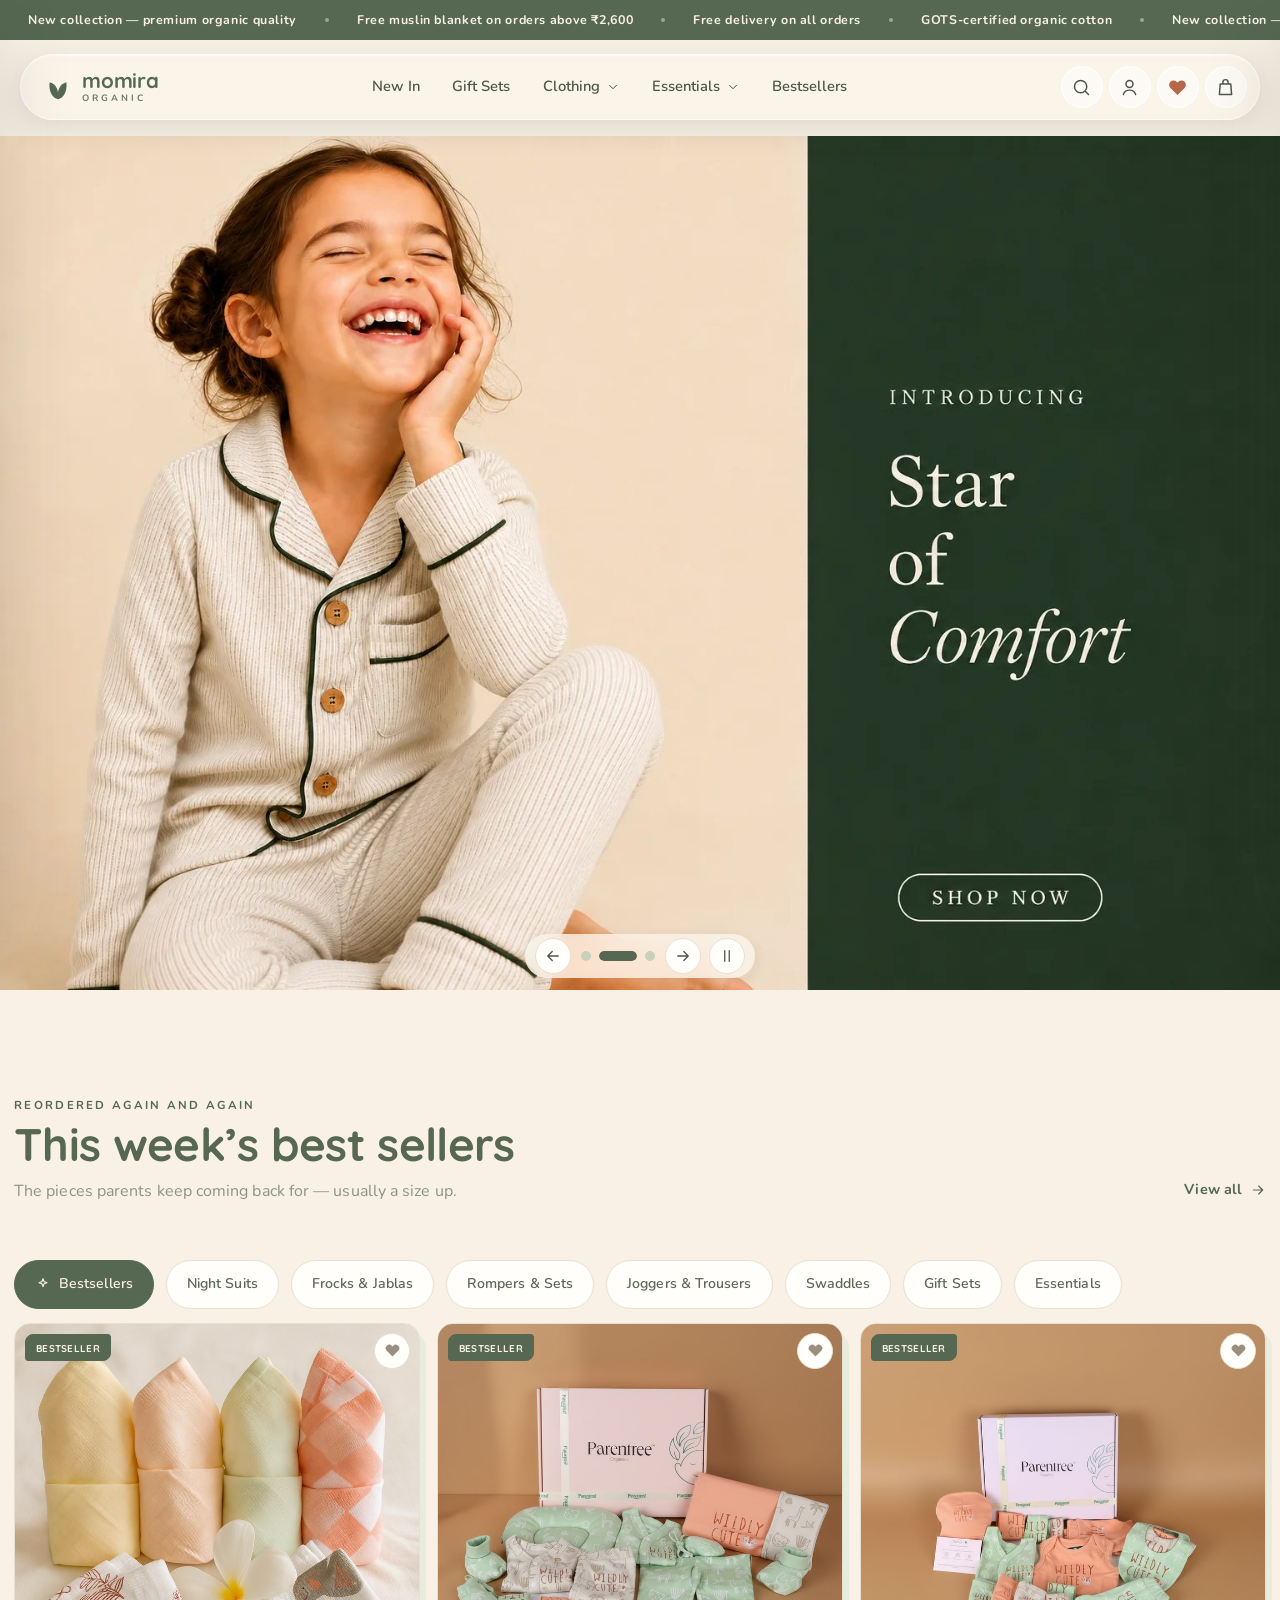
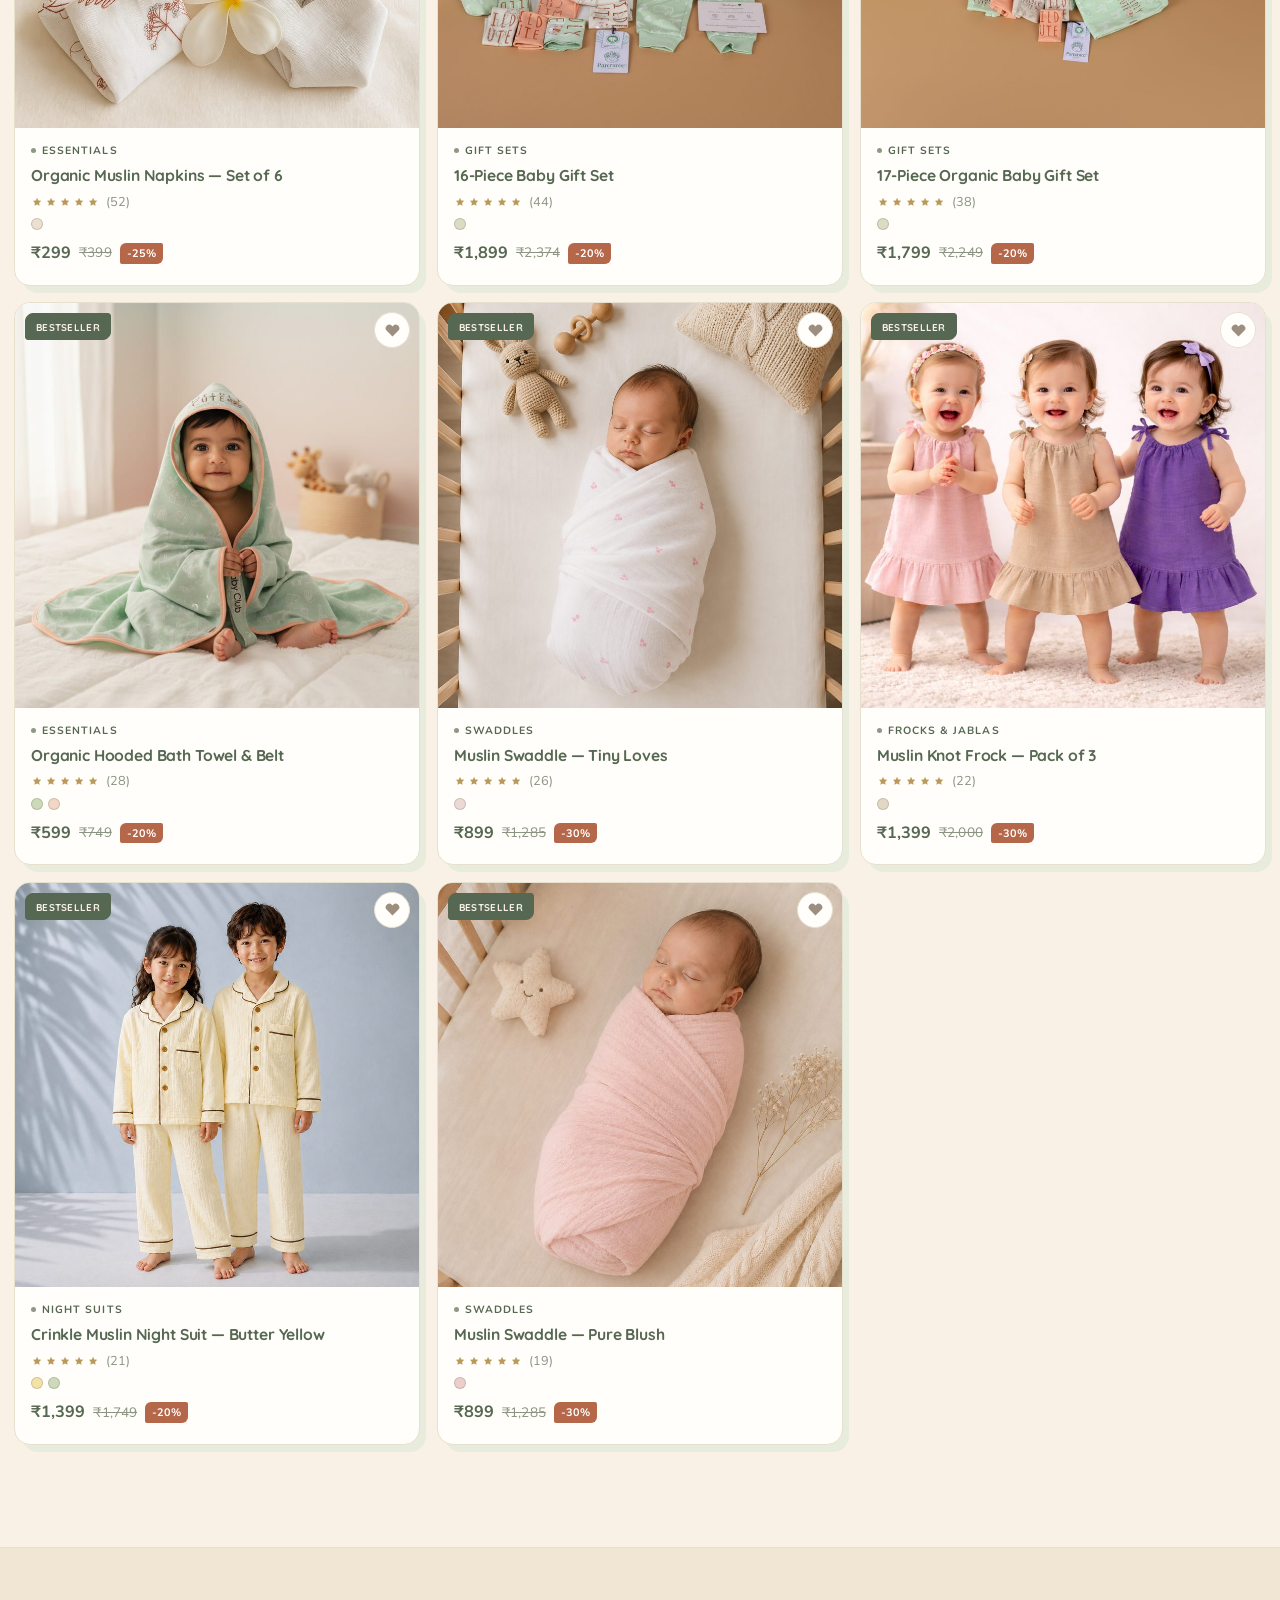
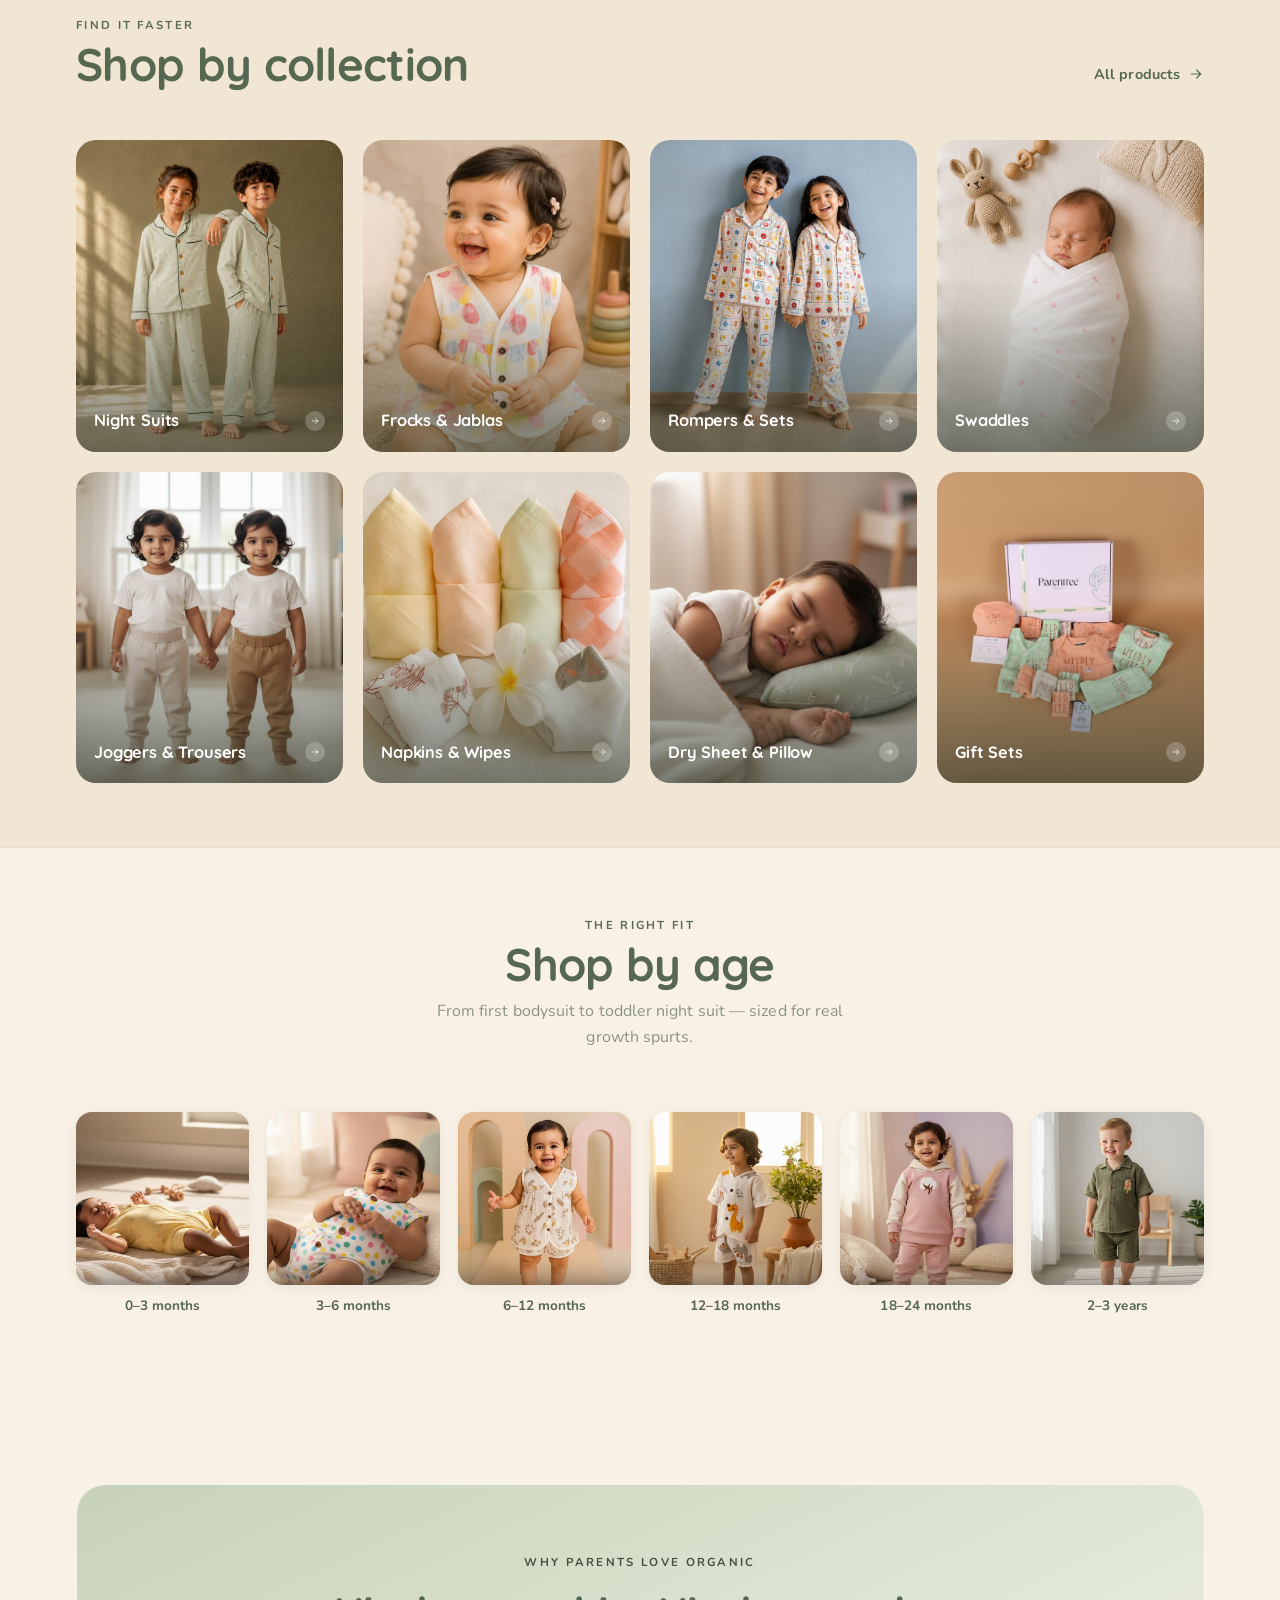
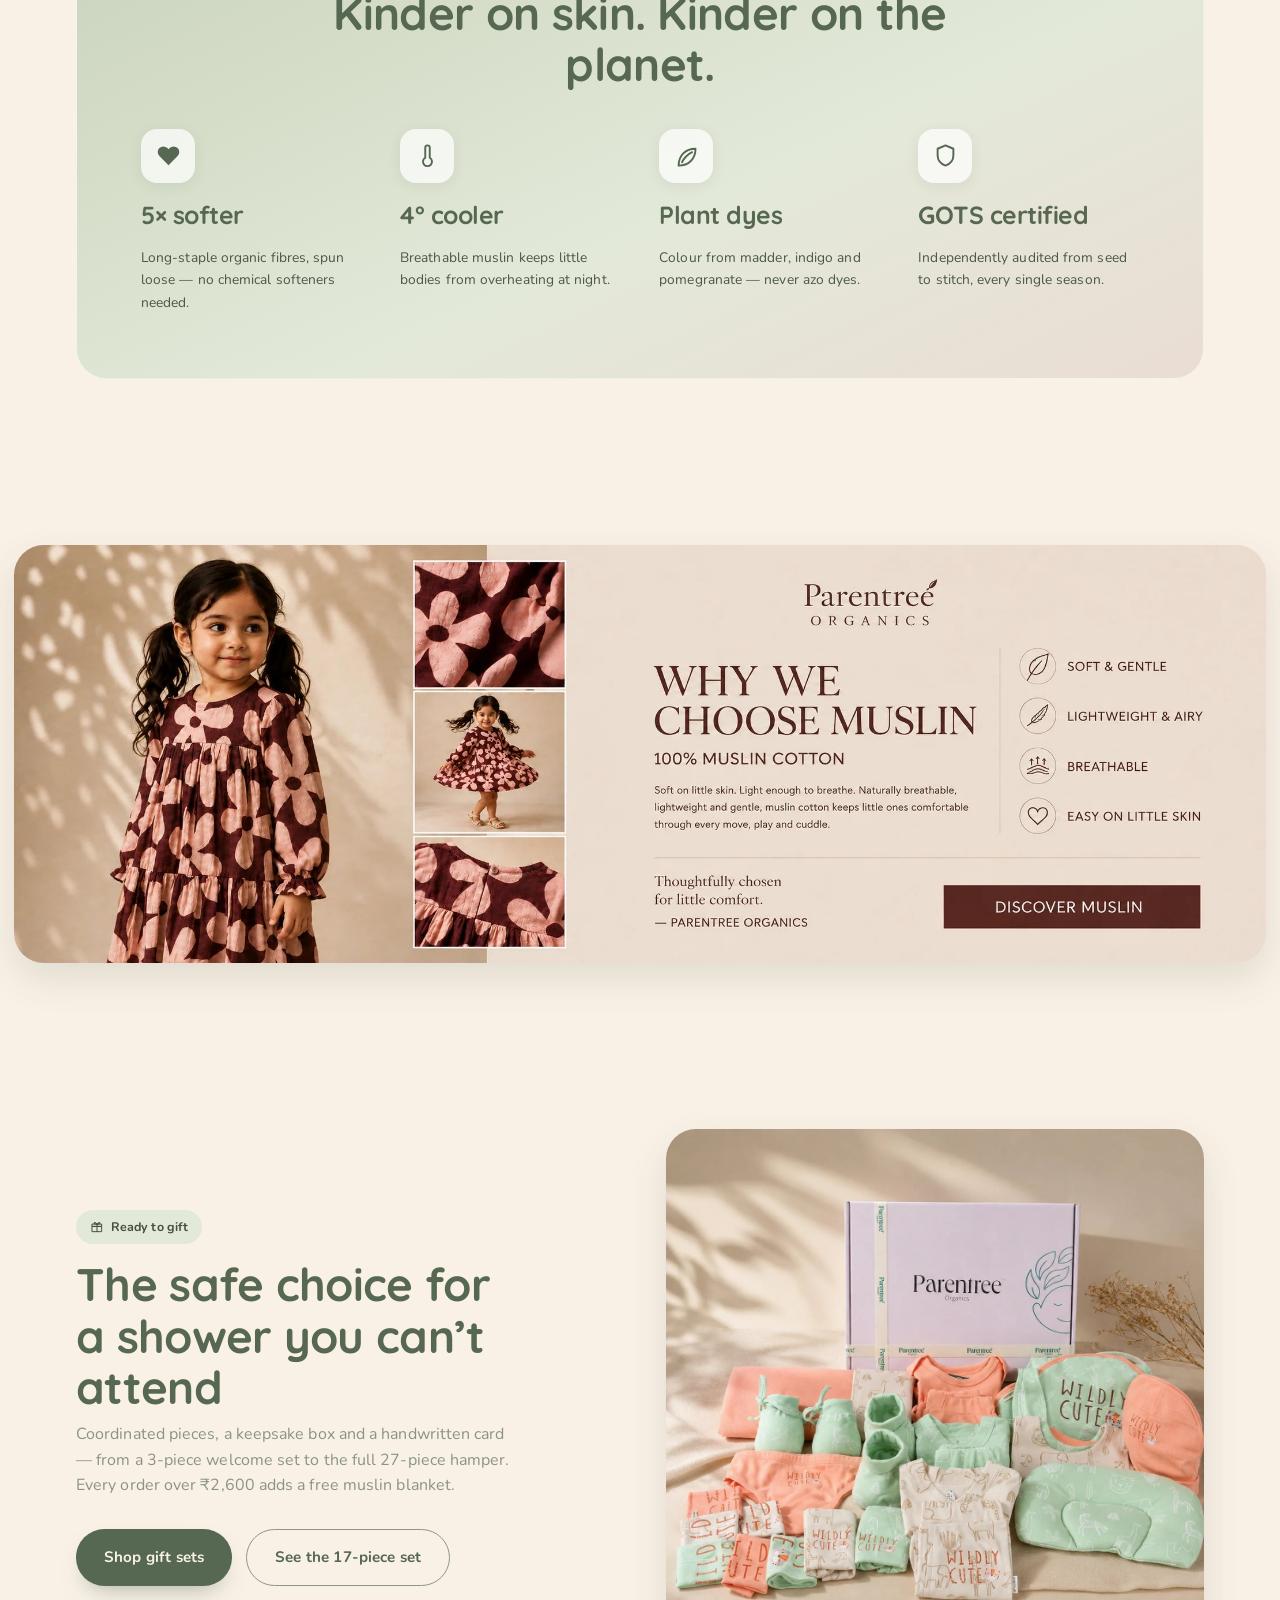
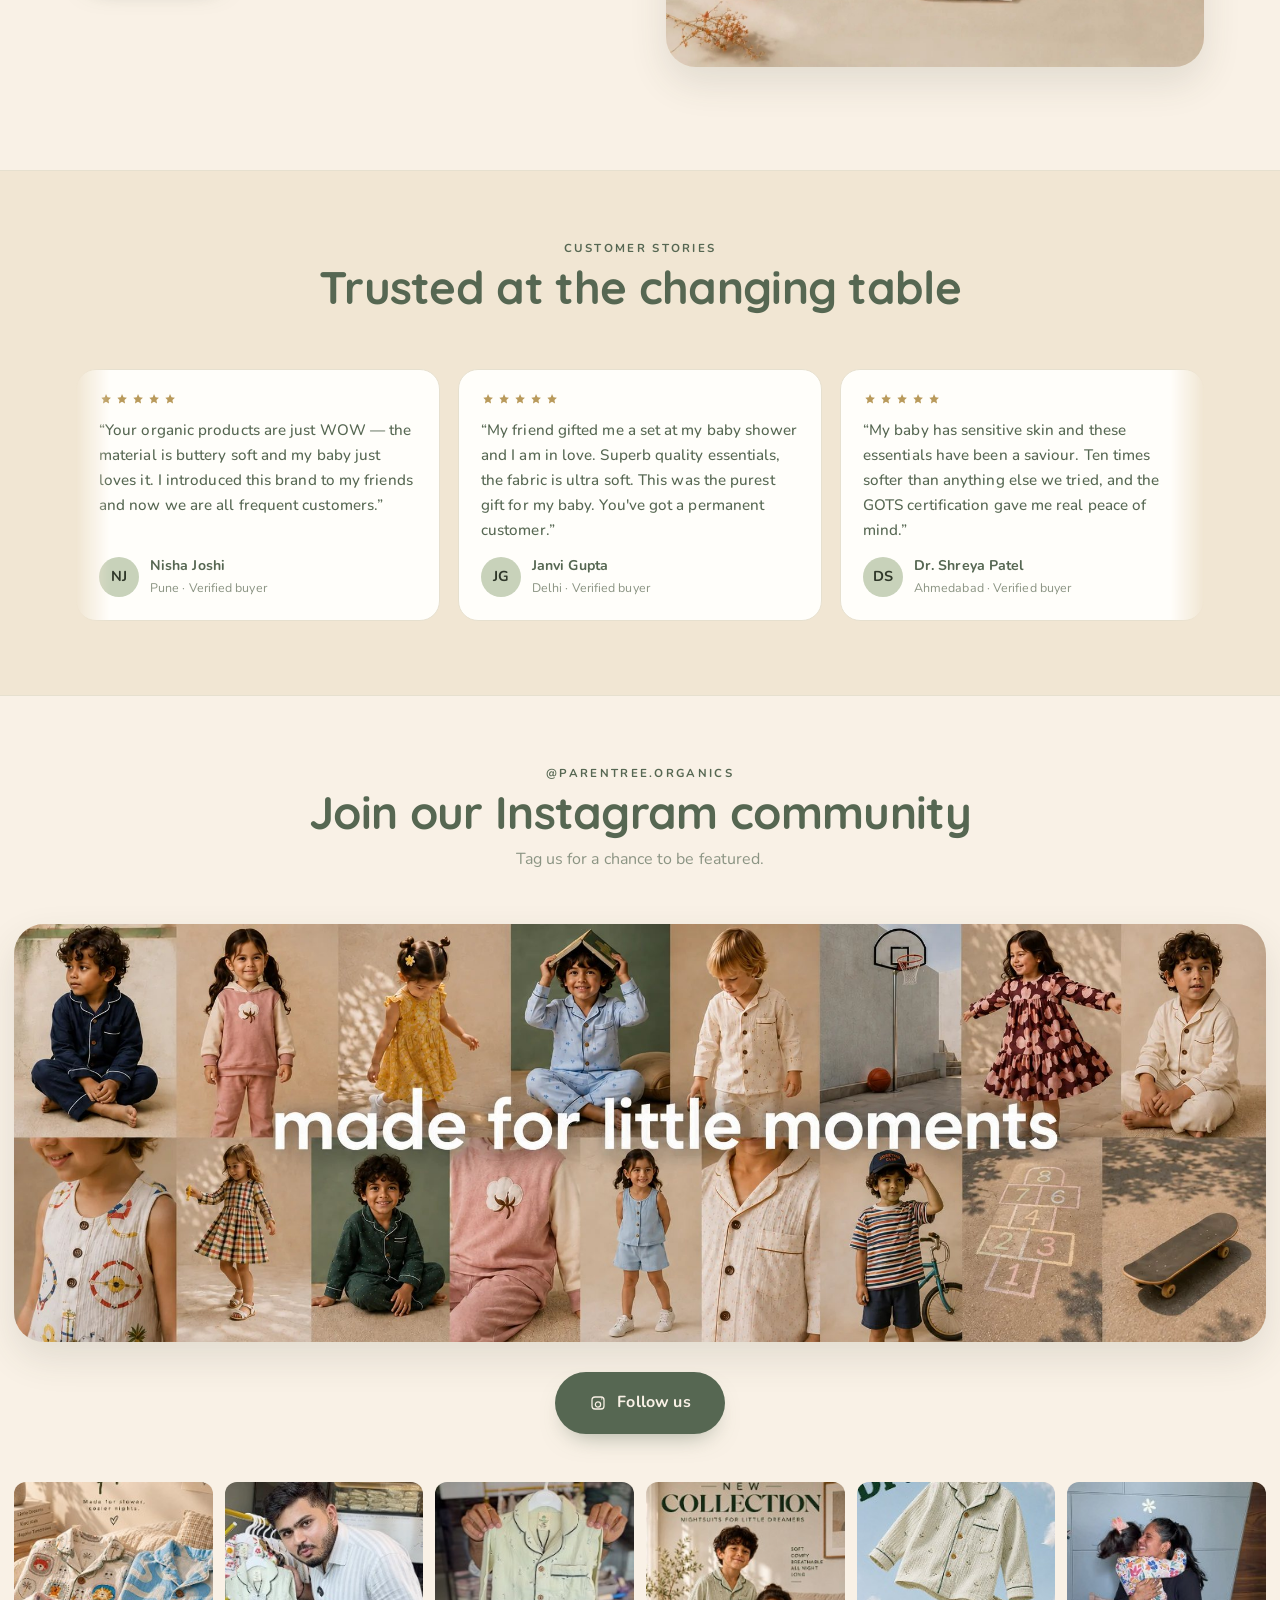
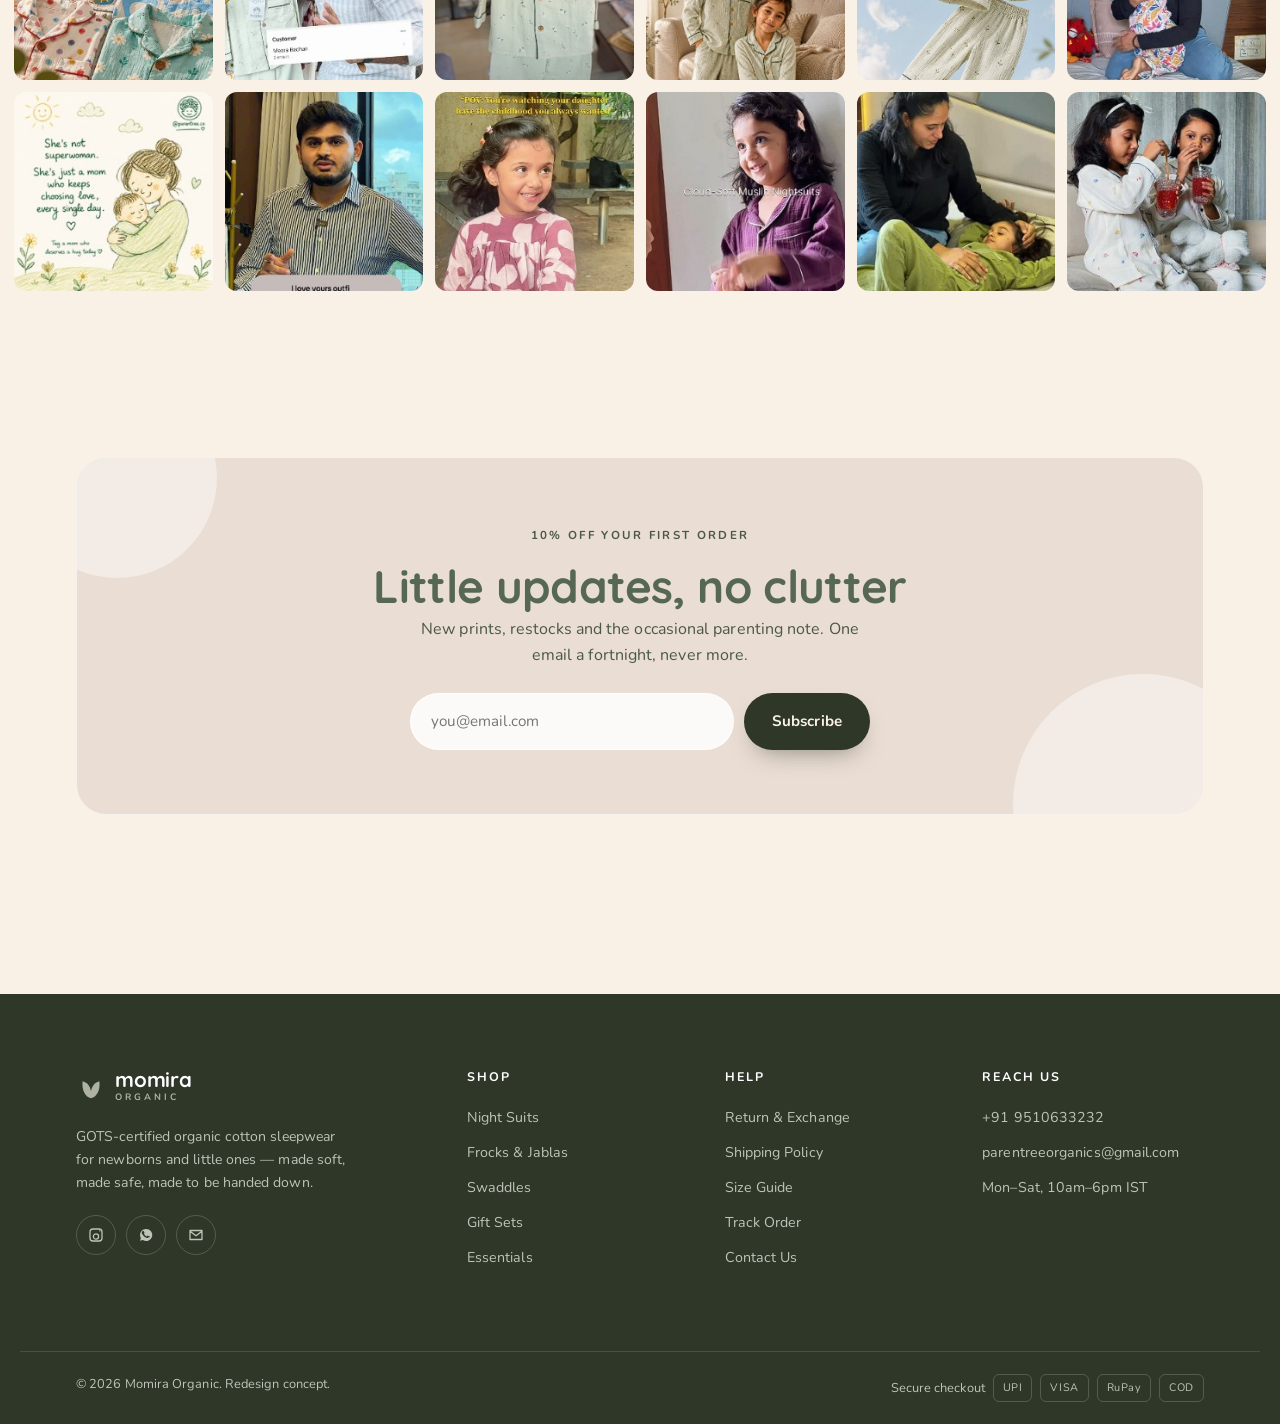
<file: index.html>
<!DOCTYPE html>
<html lang="en">
<head>
<meta charset="UTF-8">
<meta name="viewport" content="width=device-width, initial-scale=1">
<title>Momira Organic — GOTS-certified organic cotton babywear</title>
<meta name="description" content="Soft, safe, GOTS-certified organic cotton essentials for newborns and little ones. Crinkle muslin night suits, swaddles, frocks and gift sets — made to be handed down.">
<meta name="theme-color" content="#F9F1E6">
<link rel="preconnect" href="https://fonts.googleapis.com">
<link rel="preconnect" href="https://fonts.gstatic.com" crossorigin>
<link href="https://fonts.googleapis.com/css2?family=Quicksand:wght@400;500;600;700&family=Nunito:ital,wght@0,400;0,500;0,600;0,700;0,800;1,400;1,600&display=swap" rel="stylesheet">
<link rel="stylesheet" href="assets/css/styles.css">
<link rel="icon" href="data:image/svg+xml,%3Csvg xmlns='http://www.w3.org/2000/svg' viewBox='0 0 32 32'%3E%3Cpath d='M16 3C9 6 5 12 5 19c0 5 3 9 8 10 0-9 2-15 5-19-1 6-1 12-1 18 6-1 12-6 12-15C29 8 25 4 16 3Z' fill='%23566752'/%3E%3C/svg%3E">
</head>
<body data-page="home">
<main>

  <!-- ================= HERO SLIDESHOW ================= -->
  <section class="hero" aria-roledescription="carousel" aria-label="Featured collections">
    <h1 class="sr-only">Momira Organic — GOTS-certified organic cotton babywear and sleepwear</h1>
    <div class="hero__wrap">
      <div class="hero-slider" data-slideshow>
        <div class="hero-slider__stage" data-slideshow-stage>
          <div class="hero-slide ss-slide is-active" role="group" aria-roledescription="slide" aria-label="1 of 3">
            <a href="shop.html?sort=new">
              <img src="assets/img/hero/slide-1.jpg" alt="Meet the new collection: a child fast asleep in red-and-cream striped muslin pyjamas. Shop now." width="1536" height="1024" fetchpriority="high" decoding="async">
            </a>
          </div>
          <div class="hero-slide ss-slide" role="group" aria-roledescription="slide" aria-label="2 of 3">
            <a href="shop.html?category=nightwear">
              <img src="assets/img/hero/slide-2.jpg" alt="Introducing Star of Comfort: a laughing girl in cream ribbed pyjamas with green piping. Shop now." width="1536" height="1024" decoding="async">
            </a>
          </div>
          <div class="hero-slide ss-slide" role="group" aria-roledescription="slide" aria-label="3 of 3">
            <a href="shop.html?category=nightwear&amp;sort=new">
              <img src="assets/img/hero/slide-3.jpg" alt="Get back to sleep — the new drop is officially live: two children in muslin night suits. Shop now." width="1536" height="1024" decoding="async">
            </a>
          </div>
        </div>
      </div>
    </div>
  </section>

  <!-- ================= BEST SELLERS ================= -->
  <section class="section container container--wide">
    <div class="section-head reveal">
      <div>
        <span class="eyebrow">Reordered again and again</span>
        <h2 class="section-title">This week’s best sellers</h2>
        <p>The pieces parents keep coming back for — usually a size up.</p>
      </div>
      <a class="link-more" href="shop.html?sort=popular">View all SPRITE_ARROWRIGHT</a>
    </div>
    <div class="cat-rail reveal" id="catRail"></div>
    <div class="product-grid product-grid--4" id="bestGrid"></div>
  </section>

  <!-- ================= SHOP BY COLLECTION ================= -->
  <section class="section section--tight" style="background:var(--surface-2);border-block:1px solid var(--line)">
    <div class="container">
      <div class="section-head reveal">
        <div>
          <span class="eyebrow">Find it faster</span>
          <h2 class="section-title">Shop by collection</h2>
        </div>
        <a class="link-more" href="shop.html">All products SPRITE_ARROWRIGHT</a>
      </div>
      <div class="tile-grid" id="collectionGrid"></div>
    </div>
  </section>

  <!-- ================= SHOP BY AGE ================= -->
  <section class="section section--tight container">
    <div class="section-head center reveal">
      <div>
        <span class="eyebrow">The right fit</span>
        <h2 class="section-title">Shop by age</h2>
        <p>From first bodysuit to toddler night suit — sized for real growth spurts.</p>
      </div>
    </div>
    <div class="age-grid" id="ageGrid"></div>
  </section>

  <!-- ================= BENEFITS ================= -->
  <section class="section container">
    <div class="benefits reveal">
      <div class="center" style="max-width:640px;margin-inline:auto">
        <span class="eyebrow">Why parents love organic</span>
        <h2 class="section-title" style="margin-top:12px">Kinder on skin. Kinder on the planet.</h2>
      </div>
      <div class="benefits__grid">
        <div class="benefit"><span class="benefit__ico">SPRITE_HEART</span><b>5× softer</b><p>Long-staple organic fibres, spun loose — no chemical softeners needed.</p></div>
        <div class="benefit"><span class="benefit__ico">SPRITE_THERMO</span><b>4° cooler</b><p>Breathable muslin keeps little bodies from overheating at night.</p></div>
        <div class="benefit"><span class="benefit__ico">SPRITE_LEAF</span><b>Plant dyes</b><p>Colour from madder, indigo and pomegranate — never azo dyes.</p></div>
        <div class="benefit"><span class="benefit__ico">SPRITE_SHIELD</span><b>GOTS certified</b><p>Independently audited from seed to stitch, every single season.</p></div>
      </div>
    </div>
  </section>

  <!-- ================= WHY MUSLIN ================= -->
  <!-- Wide banner art on desktop; its small print is unreadable below ~1100px, so
       narrower screens get the same story as live text beside a photo crop. -->
  <section class="section section--tight container container--wide">
    <a class="banner banner--muslin reveal" href="shop.html?category=nightwear" aria-label="Why we choose muslin — discover muslin night suits">
      <img src="assets/img/banners/why-muslin.jpg" alt="Why we choose muslin. 100% muslin cotton: soft and gentle, lightweight and airy, breathable, easy on little skin. Discover muslin." width="2172" height="724" loading="lazy">
    </a>
    <div class="muslin-card reveal">
      <div class="muslin-card__media">
        <img src="assets/img/banners/why-muslin-photos.jpg" alt="A little girl twirling in a botanical-print muslin dress, with close-ups of the weave" width="957" height="724" loading="lazy">
      </div>
      <div class="muslin-card__body">
        <span class="eyebrow">100% muslin cotton</span>
        <h2 class="section-title">Why we choose muslin</h2>
        <p>Soft on little skin. Light enough to breathe. Naturally breathable, lightweight and gentle, muslin keeps little ones comfortable through every move, play and cuddle.</p>
        <ul class="muslin-card__list">
          <li><span>SPRITE_LEAF</span>Soft &amp; gentle</li>
          <li><span>SPRITE_CLOUD</span>Lightweight &amp; airy</li>
          <li><span>SPRITE_THERMO</span>Breathable</li>
          <li><span>SPRITE_HEART</span>Easy on little skin</li>
        </ul>
        <a class="btn" href="shop.html?category=nightwear">Discover muslin</a>
      </div>
    </div>
  </section>

  <!-- ================= GIFT SETS ================= -->
  <section class="section container">
    <div class="feature-split reverse reveal">
      <div class="feature-split__media feature-split__media--square">
        <img src="assets/img/lifestyle/gift-set-box.jpg" alt="Organic baby gift set: a keepsake box surrounded by folded sage and peach clothing, mittens, booties, bibs and a head-shaping pillow" width="1254" height="1254" loading="lazy">
      </div>
      <div>
        <span class="pill-tag">SPRITE_GIFT Ready to gift</span>
        <h2 class="section-title" style="margin:14px 0 10px">The safe choice for<br>a shower you can’t attend</h2>
        <p style="color:var(--muted);max-width:44ch">Coordinated pieces, a keepsake box and a handwritten card — from a 3-piece welcome set to the full 27-piece hamper. Every order over ₹2,600 adds a free muslin blanket.</p>
        <div class="cta-row">
          <a class="btn" href="shop.html?category=giftsets">Shop gift sets</a>
          <a class="btn btn--outline" href="product.html?id=gs-17pcs">See the 17-piece set</a>
        </div>
      </div>
    </div>
  </section>

  <!-- ================= TESTIMONIALS ================= -->
  <!-- Cards are filled from window.Reviews (reviews.js): the same reviews customers write on
       product pages. A looping row of three cards; hidden automatically if there are none. -->
  <section class="section section--tight" id="storiesSection" style="background:var(--surface-2);border-block:1px solid var(--line)" aria-label="Customer reviews">
    <div class="container">
      <div class="section-head center reveal">
        <div>
          <span class="eyebrow">Customer stories</span>
          <h2 class="section-title">Trusted at the changing table</h2>
        </div>
      </div>
      <div class="reviews-marquee reveal" id="storyMarquee">
        <div class="reviews-marquee__track" id="storyTrack"></div>
      </div>
    </div>
  </section>

  <!-- ================= INSTAGRAM COMMUNITY ================= -->
  <section class="section section--tight container container--wide">
    <div class="section-head center reveal">
      <div>
        <span class="eyebrow">@parentree.organics</span>
        <h2 class="section-title">Join our Instagram community</h2>
        <p>Tag us for a chance to be featured.</p>
      </div>
    </div>
    <div class="banner banner--collage reveal">
      <img src="assets/img/banners/little-moments.jpg" alt="A collage of children in muslin night suits, frocks and co-ords, playing, reading and sitting in the sun: made for little moments" width="2172" height="724" loading="lazy">
    </div>
    <div class="center reveal" style="margin-top:30px">
      <a class="btn btn--lg" href="https://www.instagram.com/parentree.organics/" target="_blank" rel="noopener">SPRITE_INSTAGRAM Follow us</a>
    </div>
    <div class="ig-grid reveal">
      <a href="https://www.instagram.com/parentree.organics/" target="_blank" rel="noopener"><img src="assets/img/community/ig-01.jpg" alt="Instagram post: printed muslin night suits laid flat" width="231" height="231" loading="lazy">SPRITE_INSTAGRAM</a>
      <a href="https://www.instagram.com/parentree.organics/" target="_blank" rel="noopener"><img src="assets/img/community/ig-02.jpg" alt="Instagram post: a customer showing a night suit on a clothes rail" width="231" height="231" loading="lazy">SPRITE_INSTAGRAM</a>
      <a href="https://www.instagram.com/parentree.organics/" target="_blank" rel="noopener"><img src="assets/img/community/ig-03.jpg" alt="Instagram post: a cream night suit held up on a hanger" width="231" height="231" loading="lazy">SPRITE_INSTAGRAM</a>
      <a href="https://www.instagram.com/parentree.organics/" target="_blank" rel="noopener"><img src="assets/img/community/ig-04.jpg" alt="Instagram post: new collection, night suits for little dreamers" width="231" height="231" loading="lazy">SPRITE_INSTAGRAM</a>
      <a href="https://www.instagram.com/parentree.organics/" target="_blank" rel="noopener"><img src="assets/img/community/ig-05.jpg" alt="Instagram post: a cream muslin night suit against a blue sky" width="230" height="230" loading="lazy">SPRITE_INSTAGRAM</a>
      <a href="https://www.instagram.com/parentree.organics/" target="_blank" rel="noopener"><img src="assets/img/community/ig-06.jpg" alt="Instagram post: a mother hugging her daughter in a printed night suit" width="230" height="230" loading="lazy">SPRITE_INSTAGRAM</a>
      <a href="https://www.instagram.com/parentree.organics/" target="_blank" rel="noopener"><img src="assets/img/community/ig-07.jpg" alt="Instagram post: an illustration for mothers, tag a mom who deserves a hug today" width="231" height="231" loading="lazy">SPRITE_INSTAGRAM</a>
      <a href="https://www.instagram.com/parentree.organics/" target="_blank" rel="noopener"><img src="assets/img/community/ig-08.jpg" alt="Instagram post: a customer review video" width="231" height="231" loading="lazy">SPRITE_INSTAGRAM</a>
      <a href="https://www.instagram.com/parentree.organics/" target="_blank" rel="noopener"><img src="assets/img/community/ig-09.jpg" alt="Instagram post: a smiling girl in a pink printed outfit" width="231" height="231" loading="lazy">SPRITE_INSTAGRAM</a>
      <a href="https://www.instagram.com/parentree.organics/" target="_blank" rel="noopener"><img src="assets/img/community/ig-10.jpg" alt="Instagram post: a girl in a purple muslin night suit" width="231" height="231" loading="lazy">SPRITE_INSTAGRAM</a>
      <a href="https://www.instagram.com/parentree.organics/" target="_blank" rel="noopener"><img src="assets/img/community/ig-11.jpg" alt="Instagram post: a mother with her daughter resting in a green night suit" width="230" height="230" loading="lazy">SPRITE_INSTAGRAM</a>
      <a href="https://www.instagram.com/parentree.organics/" target="_blank" rel="noopener"><img src="assets/img/community/ig-12.jpg" alt="Instagram post: two girls sharing a drink in white night suits" width="230" height="230" loading="lazy">SPRITE_INSTAGRAM</a>
    </div>
  </section>

  <!-- ================= NEWSLETTER ================= -->
  <section class="section container">
    <div class="newsletter reveal">
      <span class="eyebrow" style="color:var(--ink-soft)">10% off your first order</span>
      <h2 class="section-title" style="margin:12px 0 6px">Little updates, no clutter</h2>
      <p style="color:var(--ink-soft);max-width:44ch;margin-inline:auto">New prints, restocks and the occasional parenting note. One email a fortnight, never more.</p>
      <form data-newsletter>
        <input type="email" required placeholder="you@email.com" aria-label="Email address">
        <button class="btn btn--ink" type="submit">Subscribe</button>
      </form>
    </div>
  </section>

</main>

<script src="assets/js/data.js"></script>
<script src="assets/js/shopify.js"></script>
<script src="assets/js/auth.js"></script>
<script src="assets/js/reviews.js"></script>
<script src="assets/js/app.js"></script>
<script src="assets/js/home.js"></script>
</body>
</html>
</file>
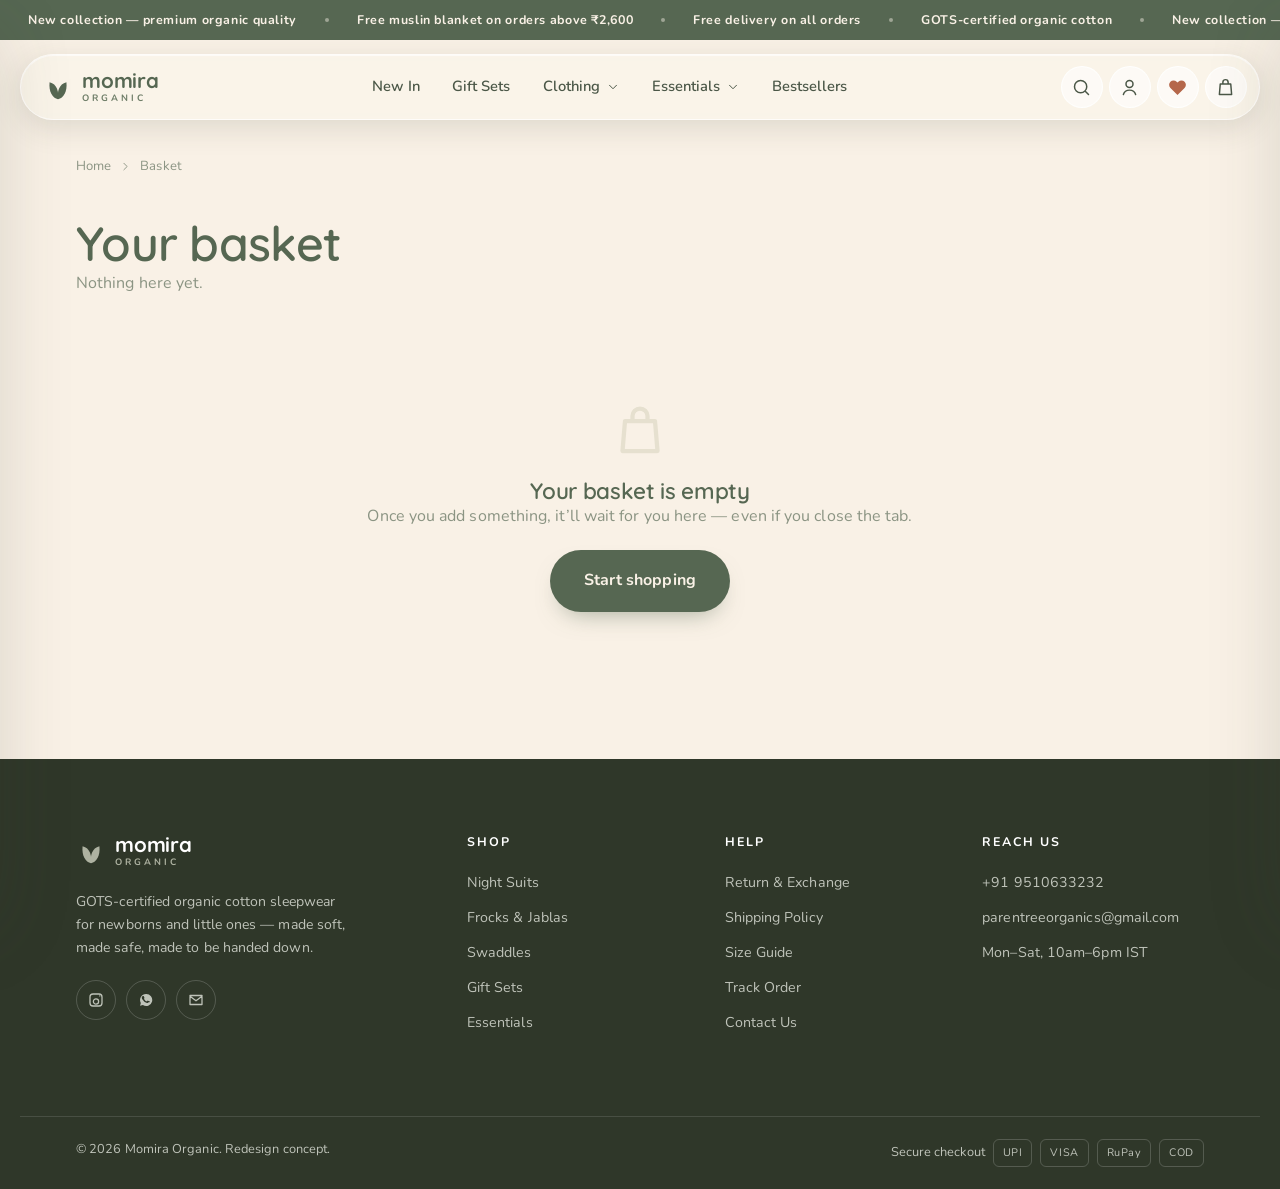
<file: cart.html>
<!DOCTYPE html>
<html lang="en">
<head>
<meta charset="UTF-8">
<meta name="viewport" content="width=device-width, initial-scale=1">
<title>Your basket — Momira Organic</title>
<meta name="robots" content="noindex">
<meta name="theme-color" content="#F9F1E6">
<link rel="preconnect" href="https://fonts.googleapis.com">
<link rel="preconnect" href="https://fonts.gstatic.com" crossorigin>
<link href="https://fonts.googleapis.com/css2?family=Quicksand:wght@400;500;600;700&family=Nunito:ital,wght@0,400;0,500;0,600;0,700;0,800;1,400;1,600&display=swap" rel="stylesheet">
<link rel="stylesheet" href="assets/css/styles.css">
<link rel="icon" href="data:image/svg+xml,%3Csvg xmlns='http://www.w3.org/2000/svg' viewBox='0 0 32 32'%3E%3Cpath d='M16 3C9 6 5 12 5 19c0 5 3 9 8 10 0-9 2-15 5-19-1 6-1 12-1 18 6-1 12-6 12-15C29 8 25 4 16 3Z' fill='%23566752'/%3E%3C/svg%3E">
</head>
<body data-page="cart">
<main class="container">
  <nav class="breadcrumb"><a href="index.html">Home</a> SPRITE_CHEVRIGHT <span>Basket</span></nav>
  <div class="page-hero"><h1>Your basket</h1><p style="color:var(--muted)" id="cartLede">—</p></div>
  <div id="cartRoot"></div>
</main>

<script src="assets/js/data.js"></script>
<script src="assets/js/shopify.js"></script>
<script src="assets/js/auth.js"></script>
<script src="assets/js/reviews.js"></script>
<script src="assets/js/app.js"></script>
<script src="assets/js/cart.js"></script>
</body>
</html>
</file>
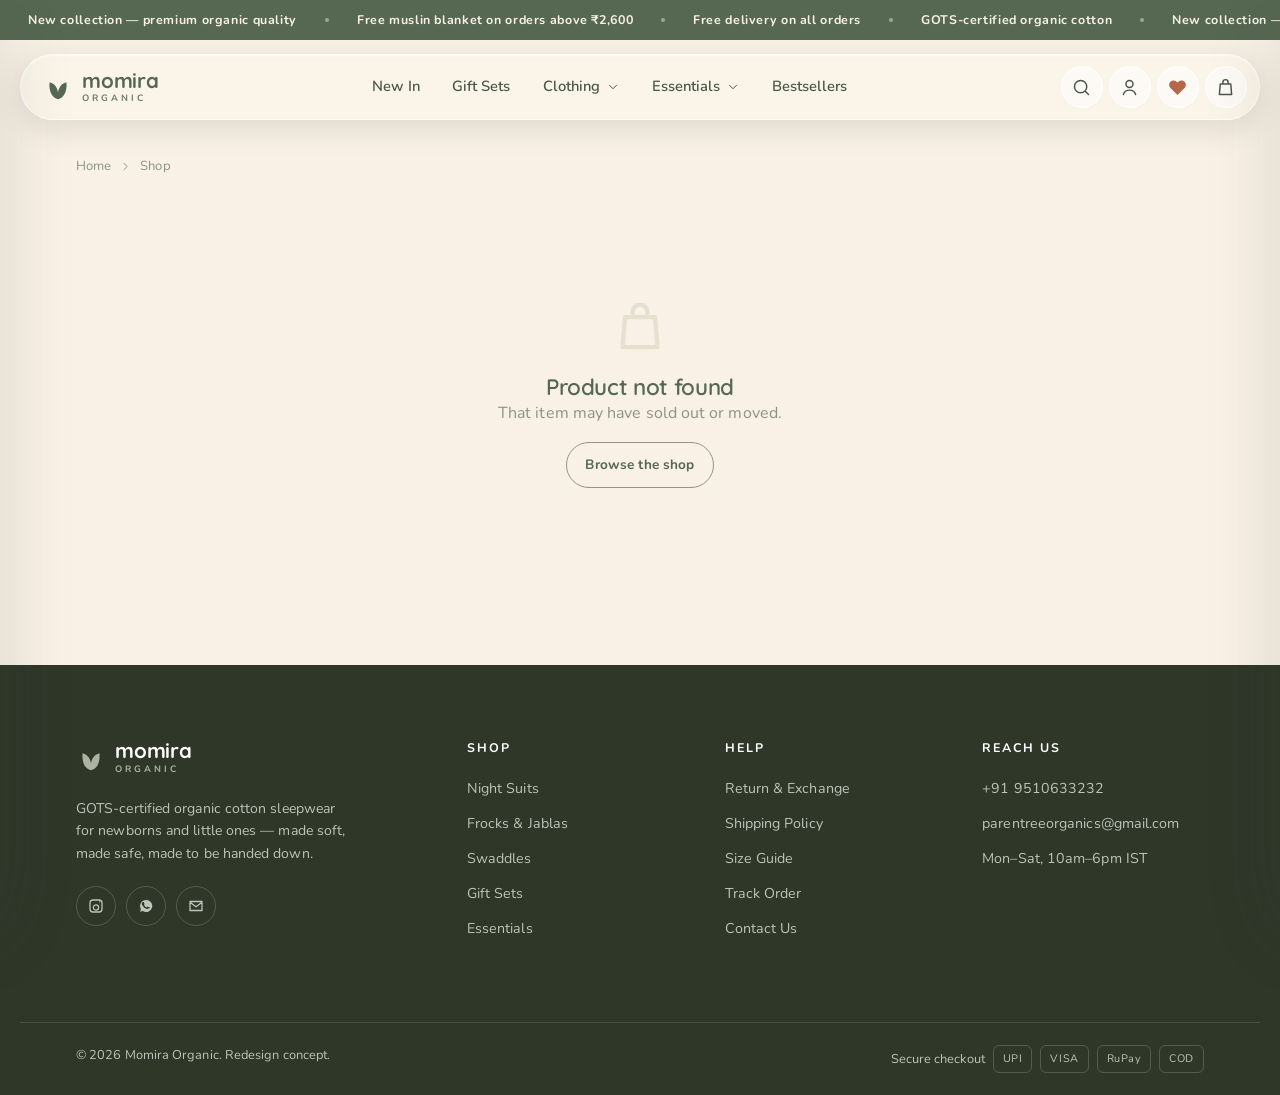
<file: product.html>
<!DOCTYPE html>
<html lang="en">
<head>
<meta charset="UTF-8">
<meta name="viewport" content="width=device-width, initial-scale=1">
<title>Product — Momira Organic</title>
<meta name="description" content="Organic cotton babywear by Momira Organic.">
<meta name="theme-color" content="#F9F1E6">
<link rel="preconnect" href="https://fonts.googleapis.com">
<link rel="preconnect" href="https://fonts.gstatic.com" crossorigin>
<link href="https://fonts.googleapis.com/css2?family=Quicksand:wght@400;500;600;700&family=Nunito:ital,wght@0,400;0,500;0,600;0,700;0,800;1,400;1,600&display=swap" rel="stylesheet">
<link rel="stylesheet" href="assets/css/styles.css">
<link rel="icon" href="data:image/svg+xml,%3Csvg xmlns='http://www.w3.org/2000/svg' viewBox='0 0 32 32'%3E%3Cpath d='M16 3C9 6 5 12 5 19c0 5 3 9 8 10 0-9 2-15 5-19-1 6-1 12-1 18 6-1 12-6 12-15C29 8 25 4 16 3Z' fill='%23566752'/%3E%3C/svg%3E">
</head>
<body data-page="product" class="pdp-page">
<main class="container">
  <nav class="breadcrumb" id="pdpCrumb"><a href="index.html">Home</a> SPRITE_CHEVRIGHT <a href="shop.html">Shop</a></nav>
  <div id="pdpRoot"></div>

  <!-- Why parents choose Momira — shown once a product has loaded (product.js unhides it) -->
  <section class="baby-ben" id="babyBenefits" aria-labelledby="babyBenTitle" hidden>
    <h2 class="baby-ben__title" id="babyBenTitle">Your Baby Benefits</h2>
    <ul class="baby-ben__grid">
      <li>
        <span class="baby-ben__ico">SPRITE_COTTON</span>
        <div><h3>Premium Organic Cotton</h3>
          <p>Made from the finest certified organic cotton, our clothing ensures the purest, safest quality for your little one.</p></div>
      </li>
      <li>
        <span class="baby-ben__ico">SPRITE_WEAVE</span>
        <div><h3>Soft and Breathable</h3>
          <p>Our super-soft and breathable fabric keeps your baby feeling cozy and fresh, perfect for sensitive skin and all-day comfort.</p></div>
      </li>
      <li>
        <span class="baby-ben__ico">SPRITE_LEAF</span>
        <div><h3>Natural, Skin-Friendly Dyeing Procedure</h3>
          <p>Dyed with gentle, natural processes, our clothing is as kind to your baby’s skin as it is to the planet.</p></div>
      </li>
      <li>
        <span class="baby-ben__ico">SPRITE_SNOWTEMP</span>
        <div><h3>Comfortable Fit</h3>
          <p>Crafted for an easy, comfortable fit that allows your baby to move freely, ensuring ultimate comfort.</p></div>
      </li>
    </ul>
  </section>

  <!-- Customer reviews — rendered by product.js from window.Reviews (reviews.js).
       Reviews written here also feed the home page's customer-stories slideshow. -->
  <section class="section section--tight" id="reviews" aria-labelledby="reviewsTitle" hidden></section>

  <section class="section" id="relatedWrap" hidden>
    <div class="section-head">
      <div><span class="eyebrow">Made to match</span><h2 class="section-title">You may also like</h2></div>
      <a class="link-more" href="shop.html">Shop all SPRITE_ARROWRIGHT</a>
    </div>
    <div class="product-grid product-grid--4" id="relatedGrid"></div>
  </section>
</main>

<div class="buy-bar" id="buyBar" hidden>
  <b id="buyBarPrice">₹0</b>
  <button class="btn btn--ink" id="buyBarAdd">Add to basket</button>
</div>

<script src="assets/js/data.js"></script>
<script src="assets/js/shopify.js"></script>
<script src="assets/js/auth.js"></script>
<script src="assets/js/reviews.js"></script>
<script src="assets/js/app.js"></script>
<script src="assets/js/size-chart.js"></script>
<script src="assets/js/product.js"></script>
</body>
</html>
</file>
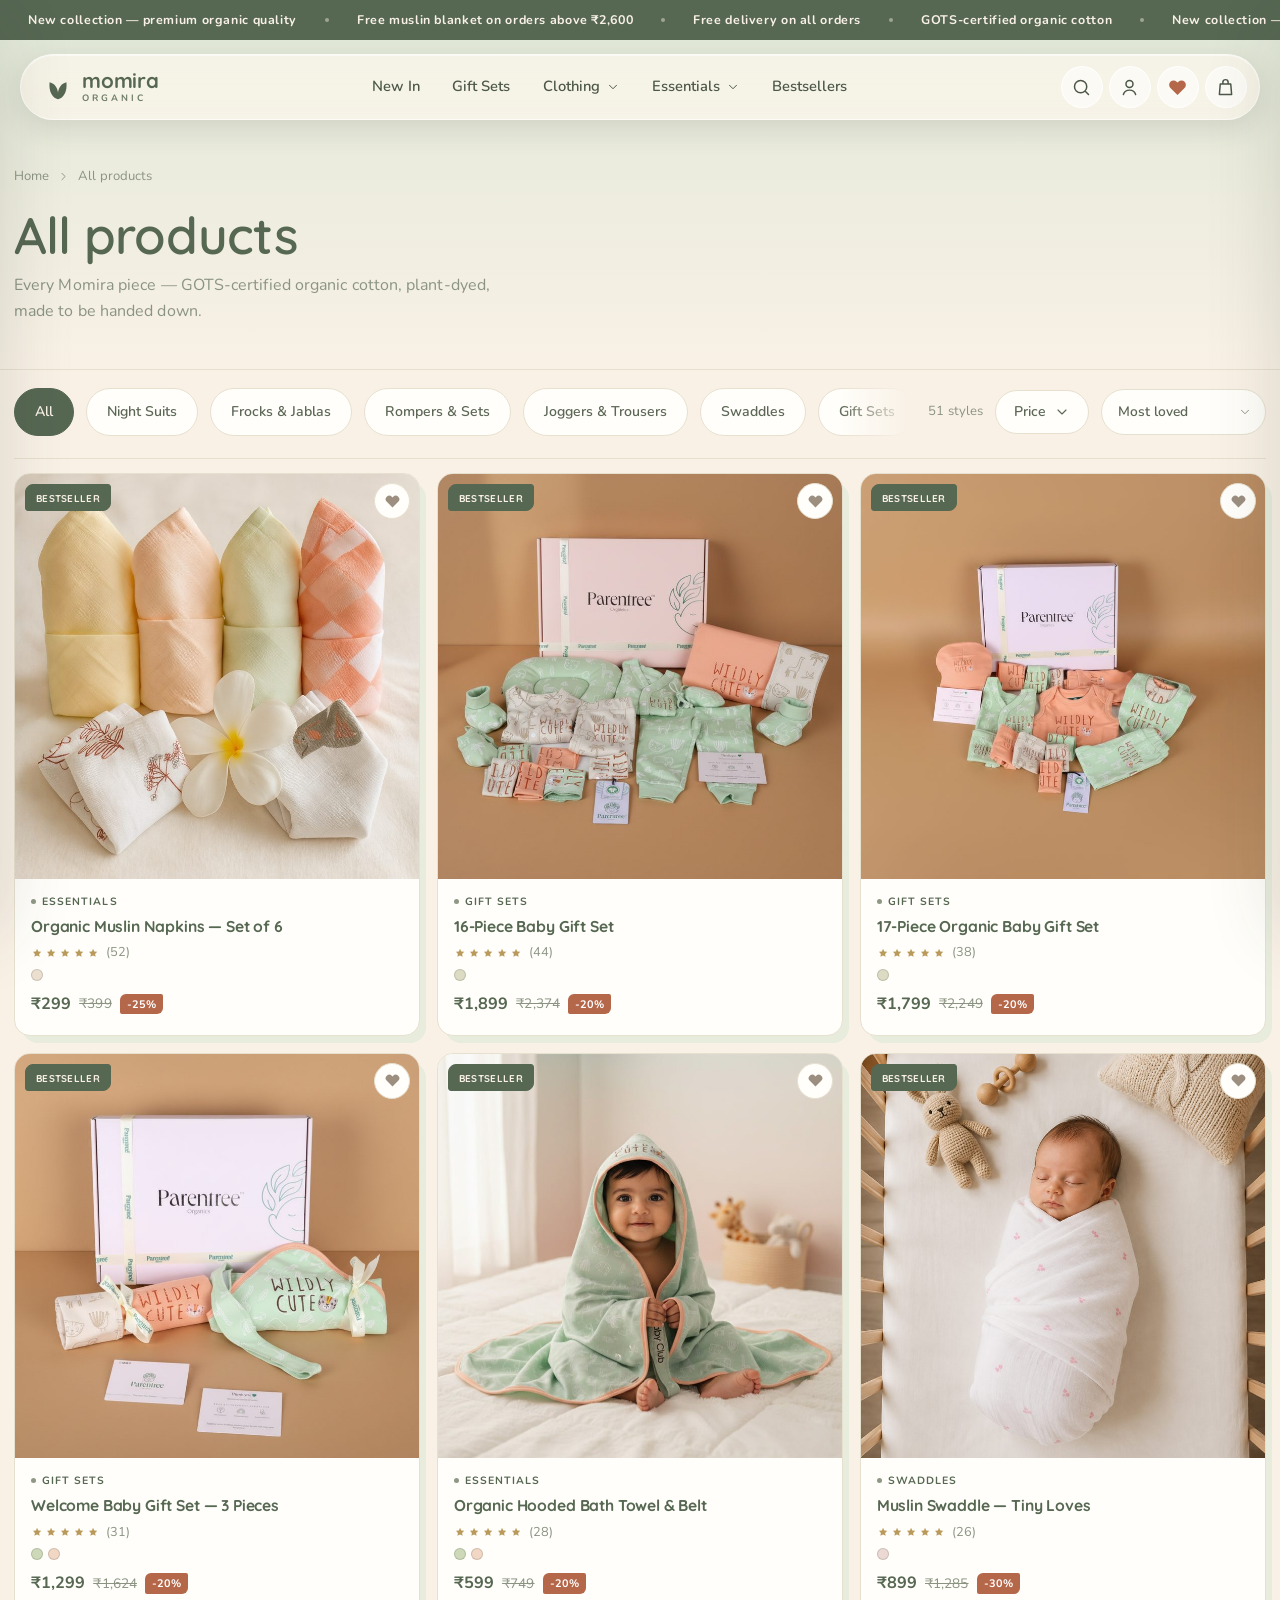
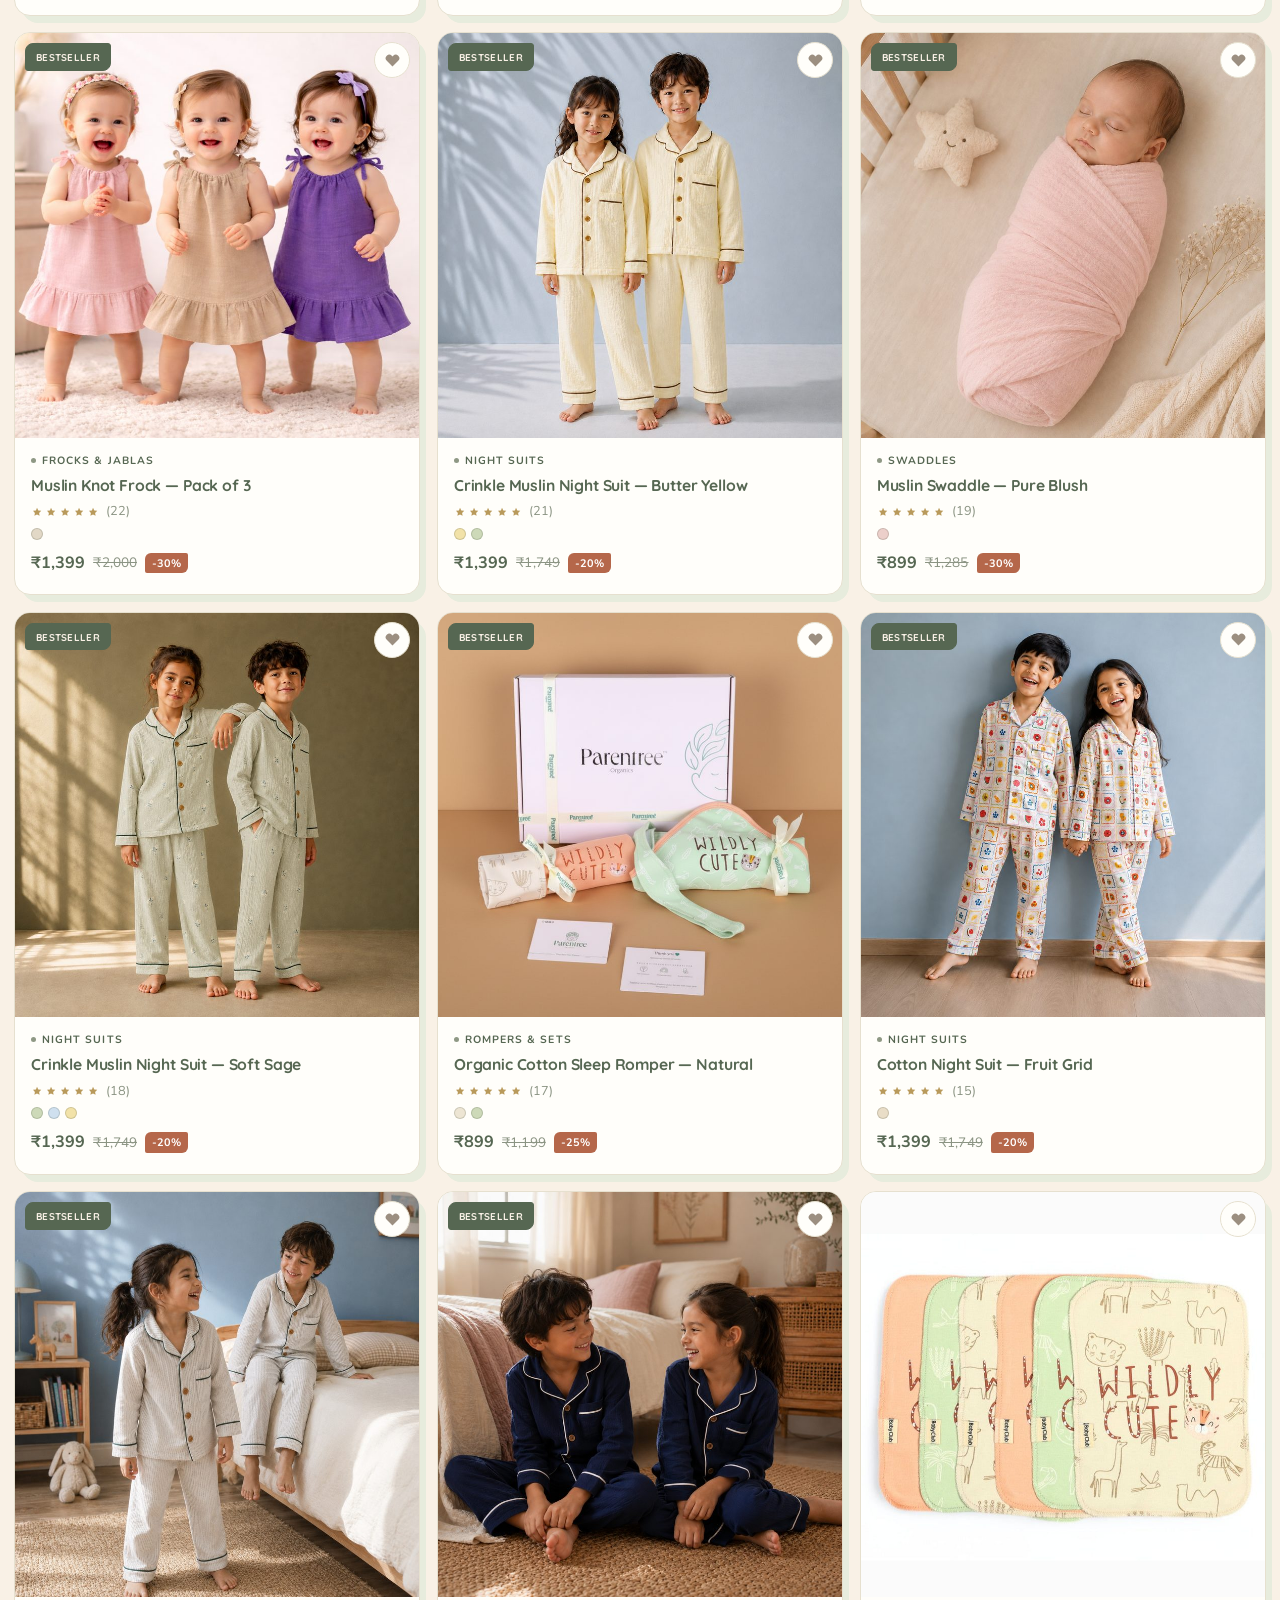
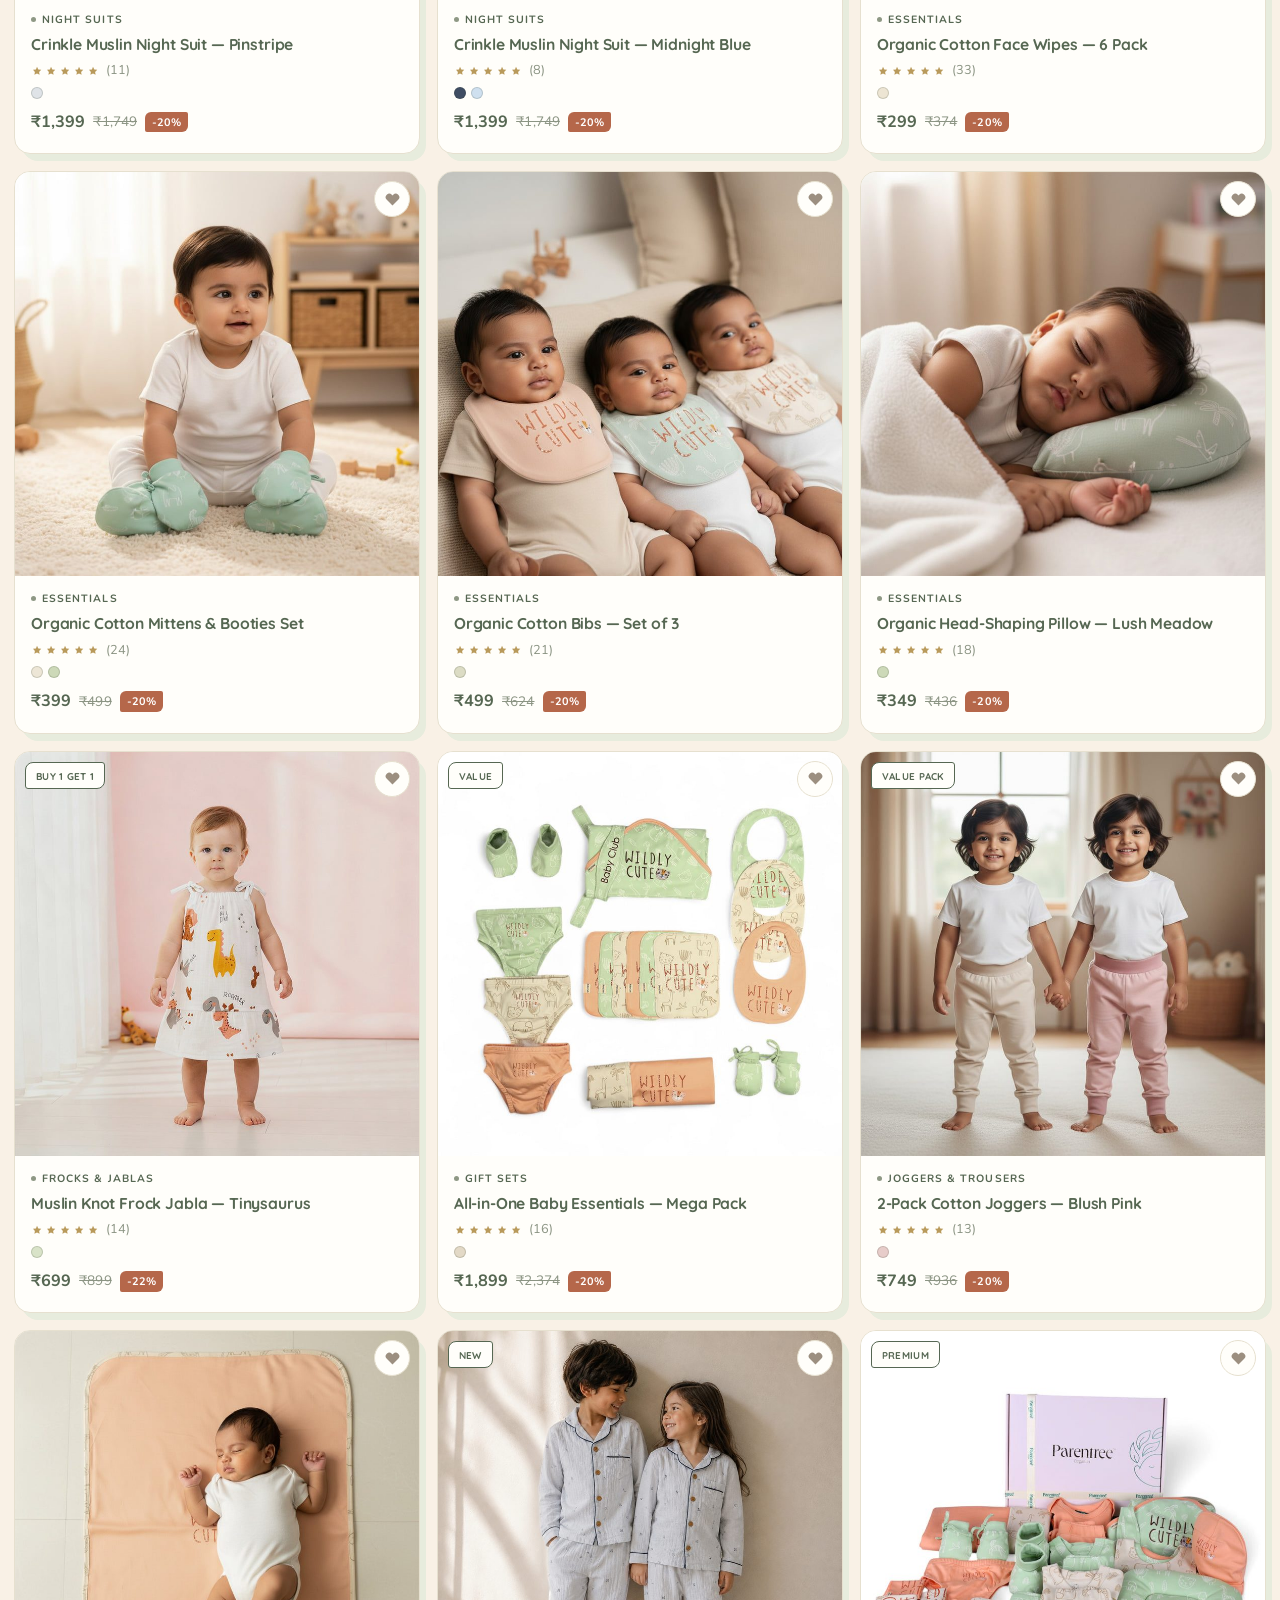
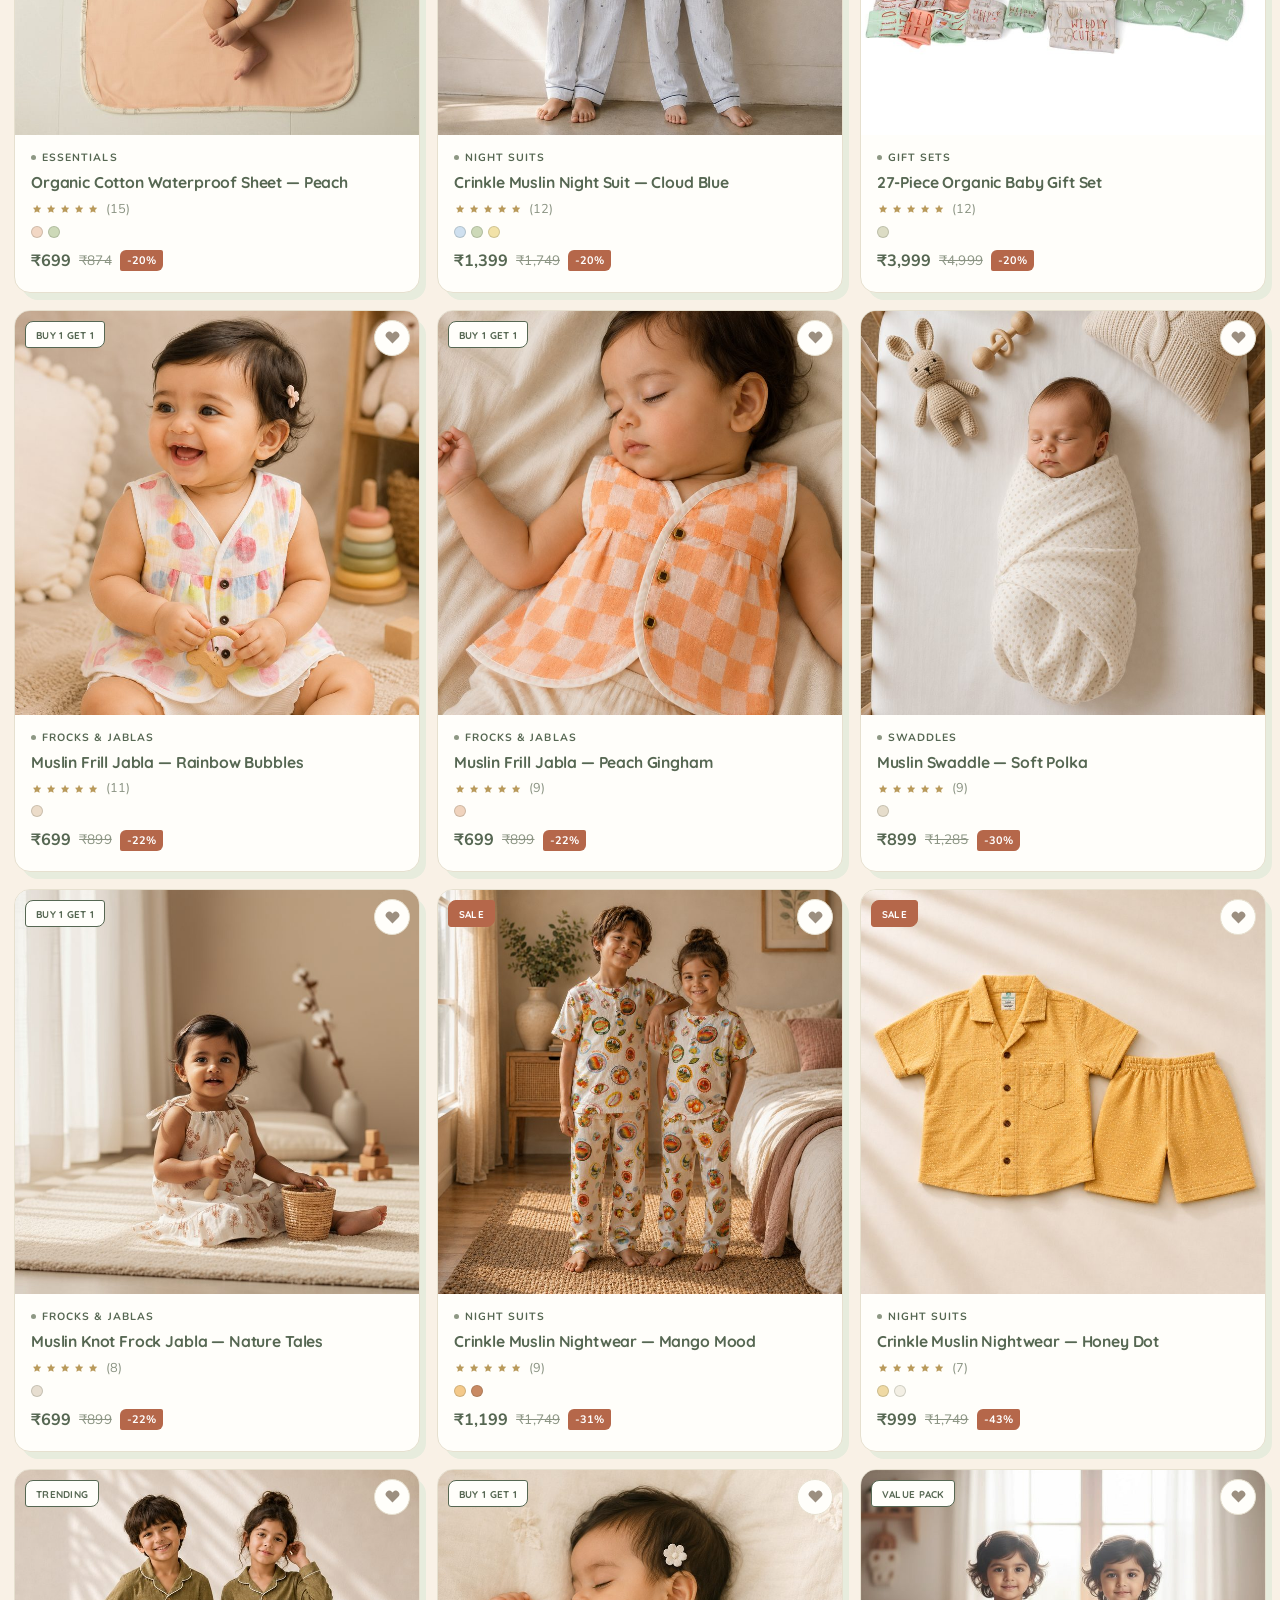
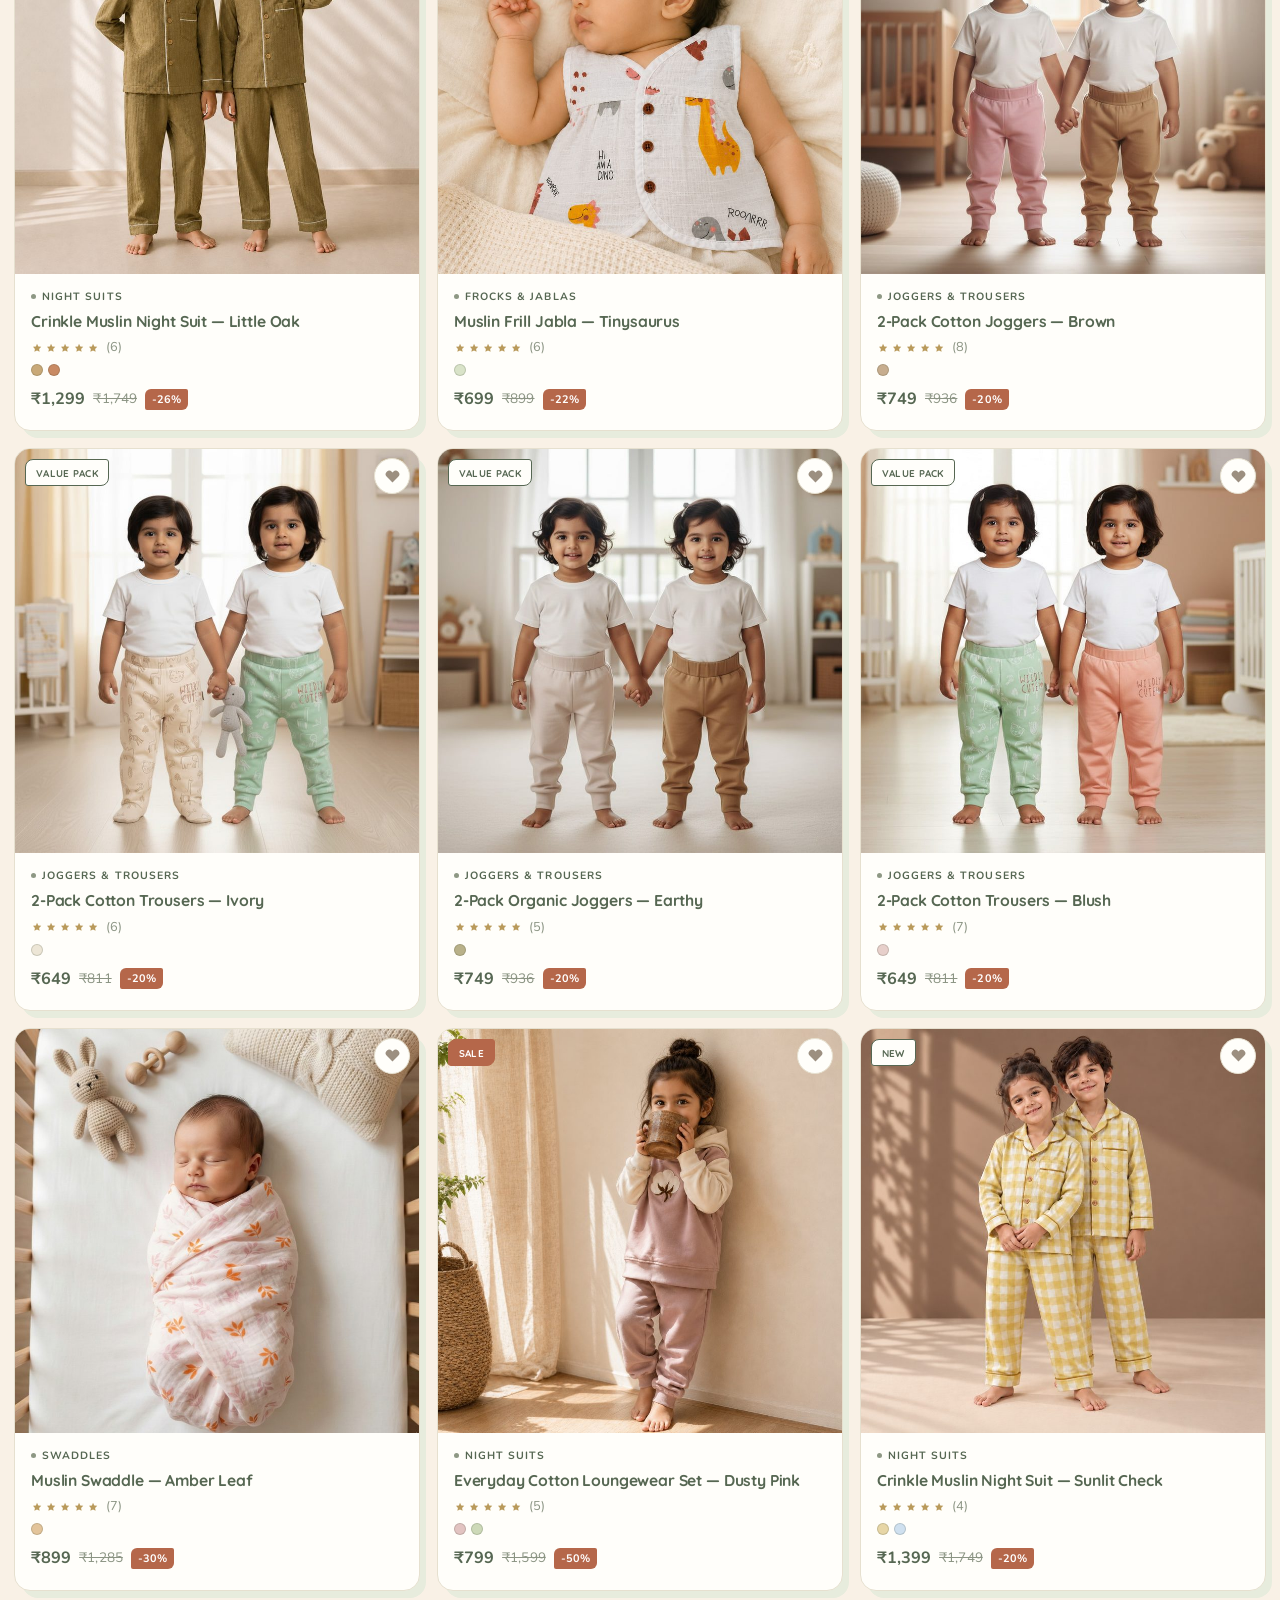
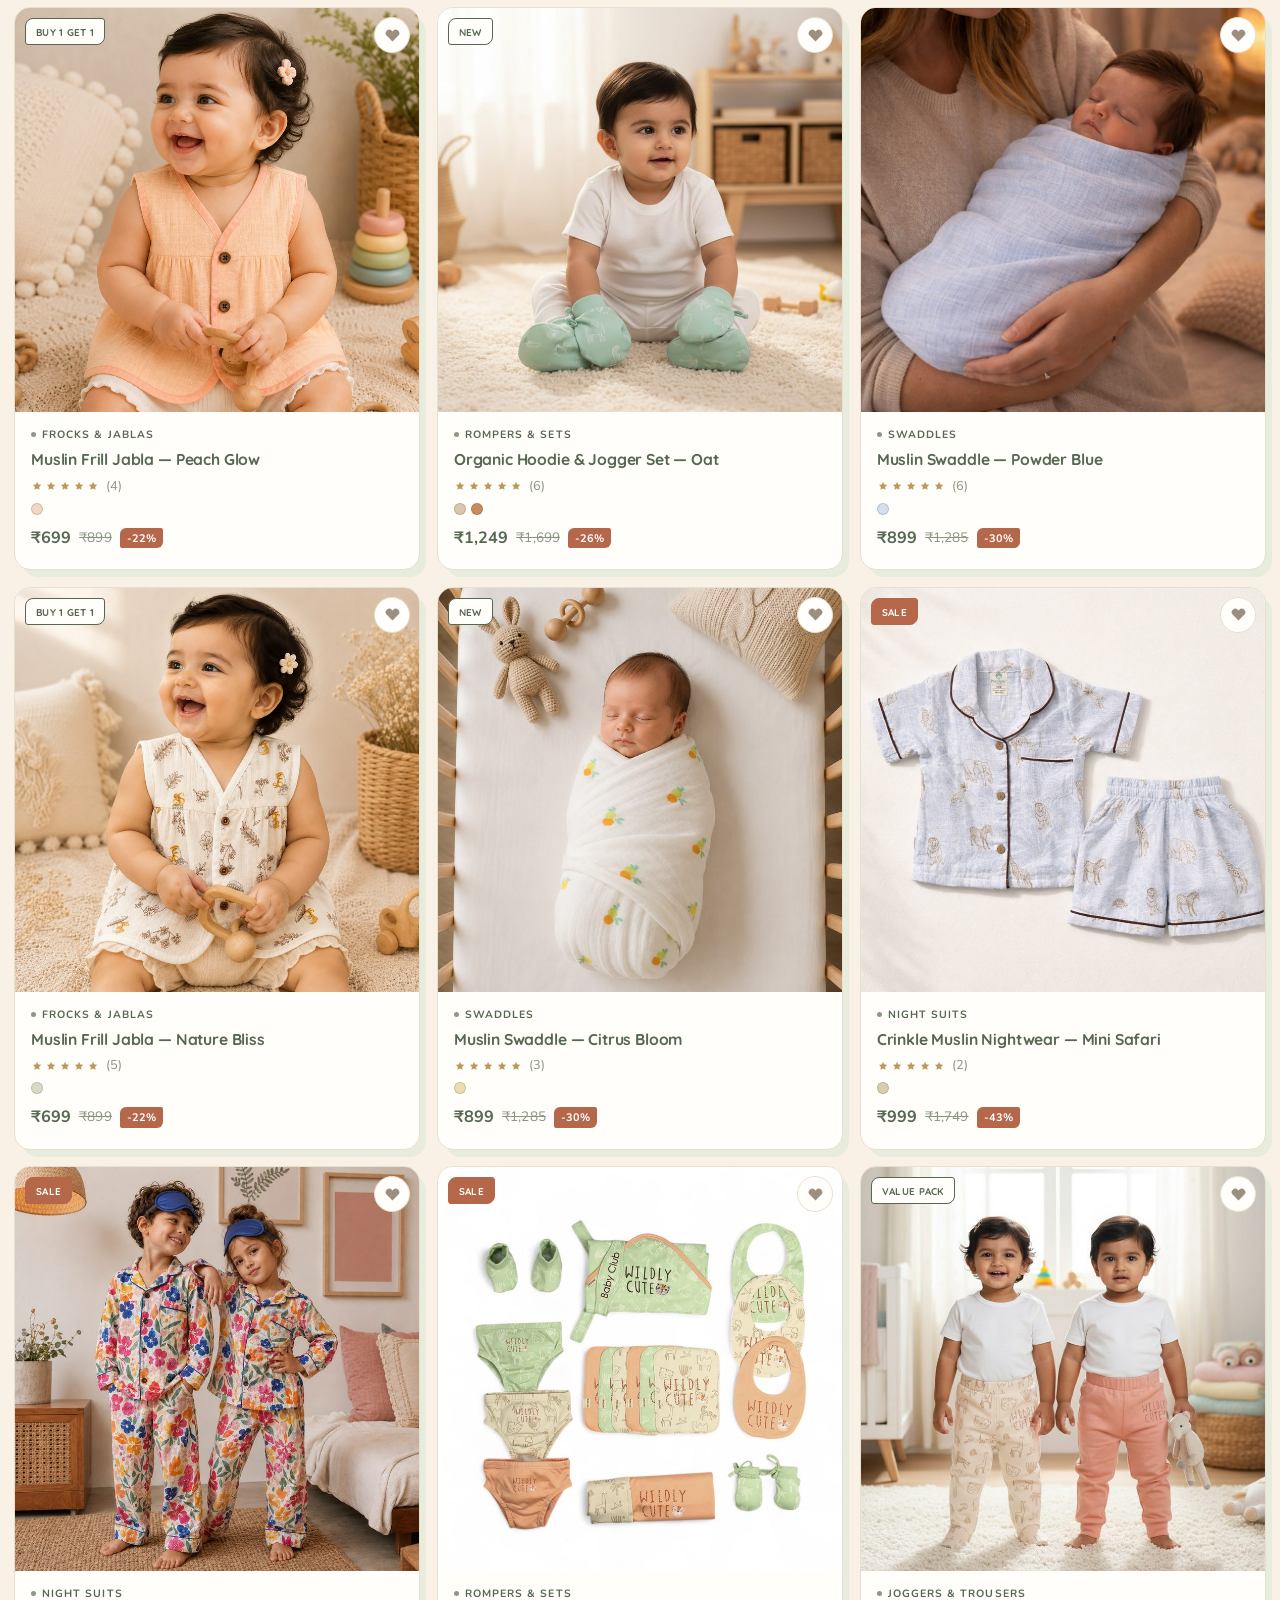
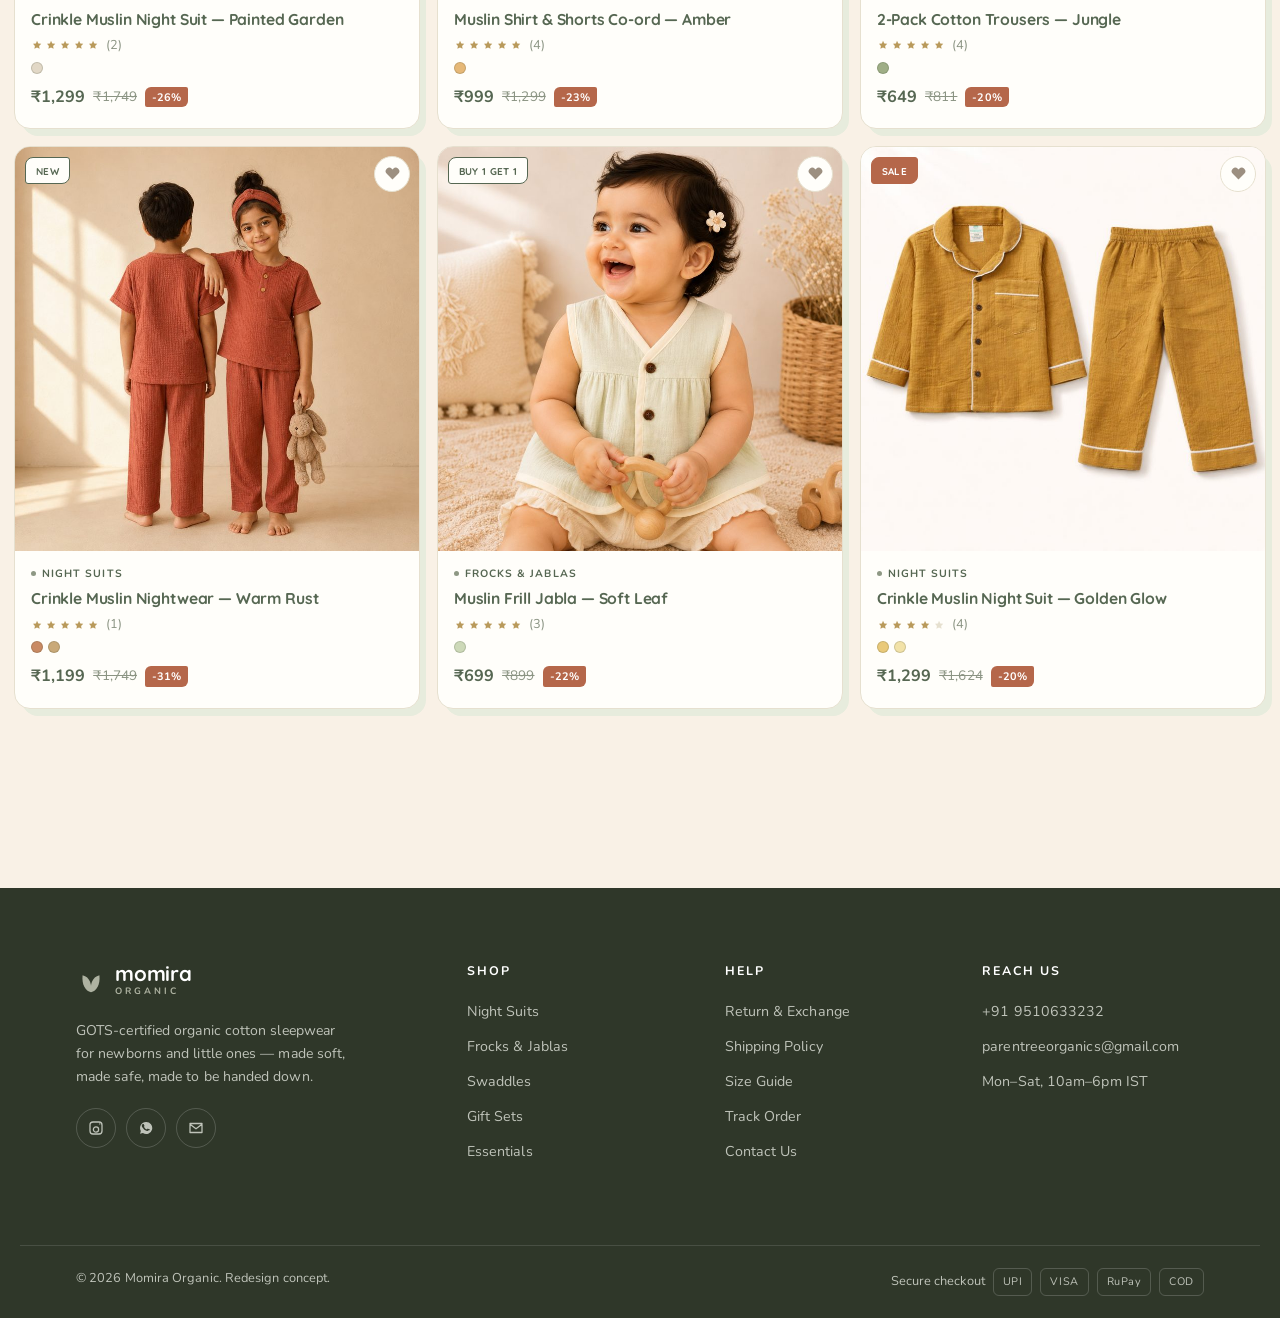
<file: shop.html>
<!DOCTYPE html>
<html lang="en">
<head>
<meta charset="UTF-8">
<meta name="viewport" content="width=device-width, initial-scale=1">
<title>Shop all — Momira Organic</title>
<meta name="description" content="Browse organic cotton night suits, frocks, swaddles, joggers, gift sets and newborn essentials from Momira Organic.">
<meta name="theme-color" content="#F9F1E6">
<link rel="preconnect" href="https://fonts.googleapis.com">
<link rel="preconnect" href="https://fonts.gstatic.com" crossorigin>
<link href="https://fonts.googleapis.com/css2?family=Quicksand:wght@400;500;600;700&family=Nunito:ital,wght@0,400;0,500;0,600;0,700;0,800;1,400;1,600&display=swap" rel="stylesheet">
<link rel="stylesheet" href="assets/css/styles.css">
<link rel="icon" href="data:image/svg+xml,%3Csvg xmlns='http://www.w3.org/2000/svg' viewBox='0 0 32 32'%3E%3Cpath d='M16 3C9 6 5 12 5 19c0 5 3 9 8 10 0-9 2-15 5-19-1 6-1 12-1 18 6-1 12-6 12-15C29 8 25 4 16 3Z' fill='%23566752'/%3E%3C/svg%3E">
</head>
<body data-page="shop">
<main>
  <section class="shop-hero">
    <div class="container container--wide">
      <nav class="breadcrumb"><a href="index.html">Home</a> SPRITE_CHEVRIGHT <span id="crumbNow">Shop all</span></nav>
      <h1 id="shopTitle">All products</h1>
      <p id="shopDesc">Every Momira piece — GOTS-certified organic cotton, plant-dyed, made to be handed down.</p>
    </div>
  </section>

  <div class="container container--wide">
    <div class="shop-toolbar">
      <div class="cat-rail" id="shopCats"></div>
      <div class="shop-toolbar__end">
        <span class="shop-toolbar__count" id="shopCount">—</span>

        <div class="price-filter">
          <button class="chip" id="priceBtn" type="button" aria-expanded="false" aria-controls="pricePop">
            <span id="priceBtnLabel">Price</span> SPRITE_CHEVDOWN
          </button>
          <div class="price-pop" id="pricePop" hidden>
            <div class="price-pop__row">
              <span>₹<span id="priceMinLabel">0</span></span>
              <span>₹<span id="priceMaxLabel">4000</span></span>
            </div>
            <div class="price-slider">
              <div class="price-slider__track"></div>
              <div class="price-slider__fill" id="priceFill"></div>
              <input type="range" id="priceMin" min="0" max="4000" step="100" value="0" aria-label="Minimum price">
              <input type="range" id="priceMax" min="0" max="4000" step="100" value="4000" aria-label="Maximum price">
            </div>
            <div class="price-pop__presets">
              <button type="button" data-preset="0,1000">Under ₹1,000</button>
              <button type="button" data-preset="1000,2000">₹1,000–2,000</button>
              <button type="button" data-preset="2000,4000">₹2,000+</button>
            </div>
            <button class="link-more" id="priceReset" type="button">Reset price SPRITE_CLOSE</button>
          </div>
        </div>

        <div class="select-wrap">
          <select id="sortSelect" aria-label="Sort products">
            <option value="popular">Most loved</option>
            <option value="new">Newest</option>
            <option value="price-asc">Price: low to high</option>
            <option value="price-desc">Price: high to low</option>
            <option value="discount">Biggest saving</option>
          </select>
          SPRITE_CHEVDOWN
        </div>
      </div>
    </div>

    <section class="section" style="padding-top:8px">
      <div class="product-grid product-grid--4" id="shopGrid"></div>
      <div class="empty-state" id="shopEmpty" hidden>
        SPRITE_BAG
        <h3>Nothing here yet</h3>
        <p>Try another category or clear your filters.</p>
        <a class="btn btn--outline btn--sm" href="shop.html" style="margin-top:16px">View all products</a>
      </div>
    </section>
  </div>
</main>

<script src="assets/js/data.js"></script>
<script src="assets/js/shopify.js"></script>
<script src="assets/js/auth.js"></script>
<script src="assets/js/reviews.js"></script>
<script src="assets/js/app.js"></script>
<script src="assets/js/shop.js"></script>
</body>
</html>
</file>
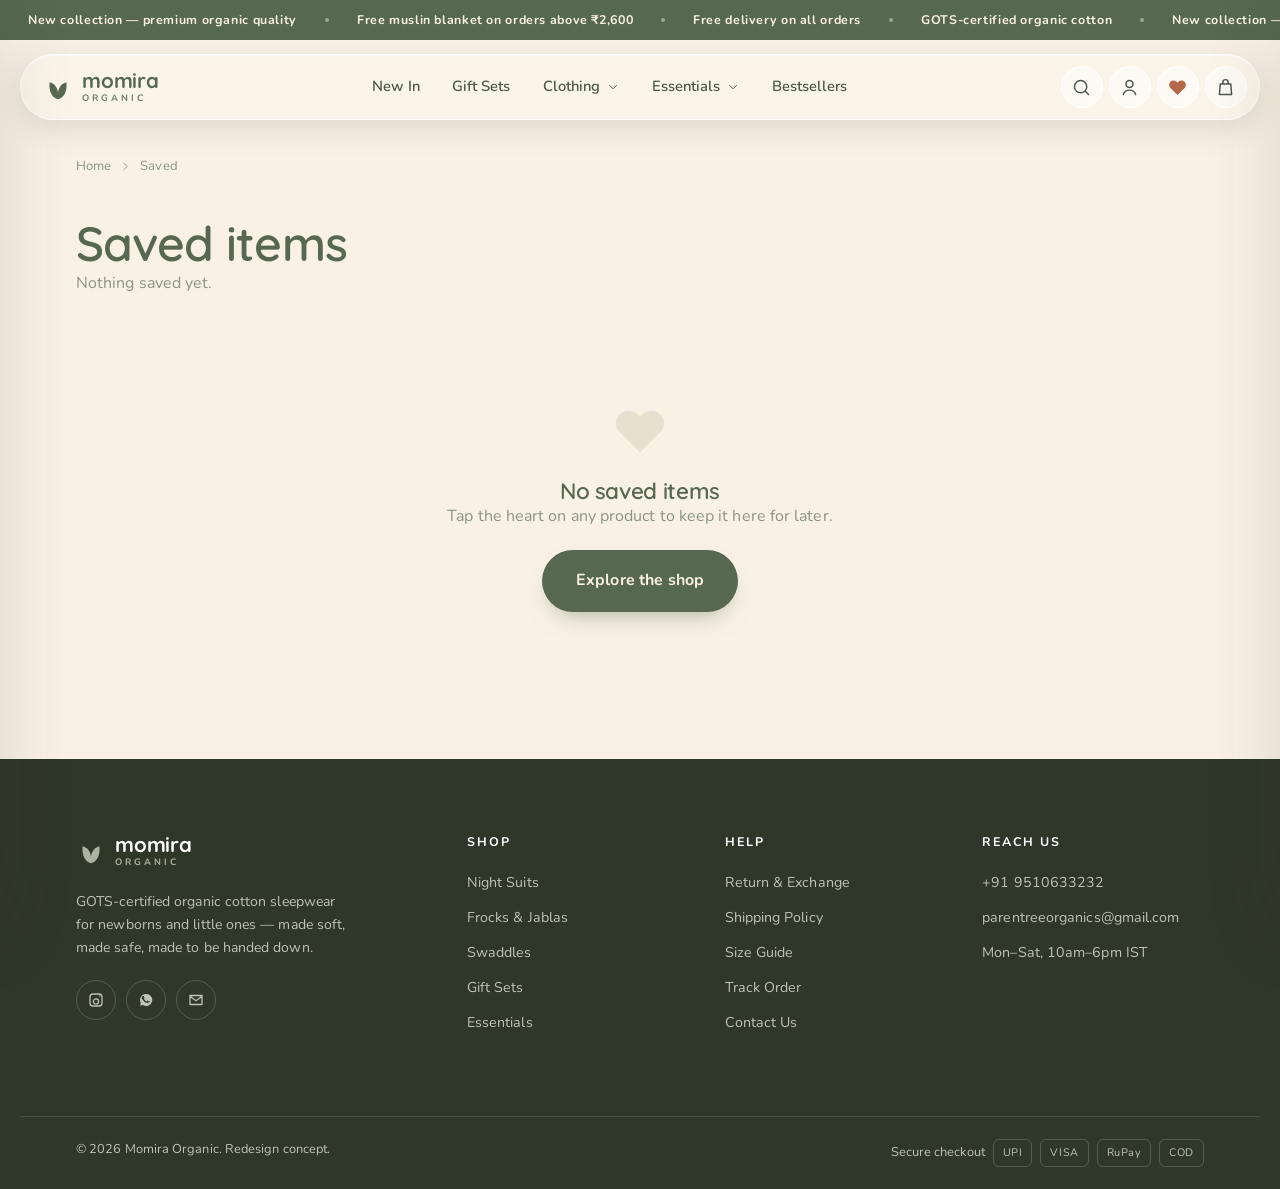
<file: wishlist.html>
<!DOCTYPE html>
<html lang="en">
<head>
<meta charset="UTF-8">
<meta name="viewport" content="width=device-width, initial-scale=1">
<title>Saved items — Momira Organic</title>
<meta name="robots" content="noindex">
<meta name="theme-color" content="#F9F1E6">
<link rel="preconnect" href="https://fonts.googleapis.com">
<link rel="preconnect" href="https://fonts.gstatic.com" crossorigin>
<link href="https://fonts.googleapis.com/css2?family=Quicksand:wght@400;500;600;700&family=Nunito:ital,wght@0,400;0,500;0,600;0,700;0,800;1,400;1,600&display=swap" rel="stylesheet">
<link rel="stylesheet" href="assets/css/styles.css">
<link rel="icon" href="data:image/svg+xml,%3Csvg xmlns='http://www.w3.org/2000/svg' viewBox='0 0 32 32'%3E%3Cpath d='M16 3C9 6 5 12 5 19c0 5 3 9 8 10 0-9 2-15 5-19-1 6-1 12-1 18 6-1 12-6 12-15C29 8 25 4 16 3Z' fill='%23566752'/%3E%3C/svg%3E">
</head>
<body data-page="wishlist">
<main class="container">
  <nav class="breadcrumb"><a href="index.html">Home</a> SPRITE_CHEVRIGHT <span>Saved</span></nav>
  <div class="page-hero" style="display:flex;justify-content:space-between;align-items:flex-end;gap:20px;flex-wrap:wrap">
    <div><h1>Saved items</h1><p style="color:var(--muted)" id="wishLede">—</p></div>
    <button class="btn" id="addAllBtn" hidden>Add all to basket</button>
  </div>
  <div id="wishRoot"></div>
</main>

<script src="assets/js/data.js"></script>
<script src="assets/js/shopify.js"></script>
<script src="assets/js/auth.js"></script>
<script src="assets/js/reviews.js"></script>
<script src="assets/js/app.js"></script>
<script src="assets/js/wishlist.js"></script>
</body>
</html>
</file>
<file: assets/css/styles.css>
/* ==========================================================================
   MOMIRA ORGANIC — brand system
   Palette: Warm Ivory + Deep Sage (Option 02) · rounded Quicksand / Nunito
   Design tokens per brand specification — see README for the source doc.
   ========================================================================== */

/* ---------- reset ---------- */
*, *::before, *::after { box-sizing: border-box; margin: 0; padding: 0; }
html { -webkit-text-size-adjust: 100%; scroll-behavior: smooth; overflow-x: clip; }
body { min-height: 100%; overflow-x: clip; }
img, picture, svg, video { display: block; max-width: 100%; }
button, input, select, textarea { font: inherit; color: inherit; }
button { background: none; border: 0; cursor: pointer; }
a { color: inherit; text-decoration: none; }
ul, ol { list-style: none; }
:focus-visible { outline: 2px solid var(--sage-600); outline-offset: 3px; border-radius: 4px; }
[hidden] { display: none !important; }

/* ---------- tokens ---------- */
:root {
  color-scheme: light;

  /* Warm Ivory family — primary field, 50–65% of the page */
  --ivory:      #F9F1E6;
  --ivory-deep: #F1E6D3;
  --sage-tint:  #E7ECDD;

  /* Deep Sage family — logo, headings, buttons, icons, 20–30% */
  --sage-50:  #F1F4EC;
  --sage-100: #E3E9D9;
  --sage-200: #C8D2BA;
  --sage-300: #AEB2A1;  /* Sage Mist */
  --sage-400: #8E9884;
  --sage-500: #6E7D67;
  --sage-600: #566752;  /* Deep Sage — primary */
  --sage-700: #444F40;
  --sage-800: #2F3729;

  /* supporting accents — used sparingly (0–5%) */
  --taupe:            #9C8F80;  /* Warm Taupe */
  --dusty-blue:       #B7C6CC;  /* seasonal accent */
  --blush-beige:      #EADDD3;  /* soft accent */
  --blush-beige-deep: #E2CBB9;
  --clay:             #B5674A;  /* sale / attention — not in the brand book; kept minimal and warm */
  --gold:              #B99A5B; /* star ratings */

  --ink:      #566752;  /* Deep Sage — headings */
  --ink-soft: #4B5747;
  --body:     #5C6756;
  --muted:    #8B9483;
  --line:     #E6E0CF;
  --white:    #ffffff;

  --bg: var(--ivory);
  --surface: #FFFEFA;
  --surface-2: var(--ivory-deep);

  --glass-bg:       rgba(249, 244, 235, .82);
  --glass-bg-solid: rgba(250, 245, 237, .96);
  --glass-brd:      rgba(255, 255, 255, .7);
  --glass-blur:     blur(12px) saturate(130%);

  --r-xs: 8px;
  --r-sm: 12px;
  --r:    16px;
  --r-lg: 20px;
  --r-xl: 30px;
  --r-pill: 999px;

  --sh-sm: 0 3px 14px rgba(57, 63, 47, .08);
  --sh-md: 0 16px 38px rgba(57, 63, 47, .12);
  --sh-lg: 0 30px 70px rgba(57, 63, 47, .16);
  --sh-glass: 0 10px 34px rgba(57, 63, 47, .14);

  --ff-display: "Quicksand", "Century Gothic", "Trebuchet MS", sans-serif;
  --ff-text: "Nunito", "Segoe UI", system-ui, -apple-system, sans-serif;

  --container: 1240px;
  --gutter: clamp(18px, 5vw, 56px);
  --pill-h: 66px;
  --ease: cubic-bezier(.22, .61, .36, 1);
}

/* ---------- base ---------- */
body {
  font-family: var(--ff-text);
  background: var(--bg);
  color: var(--body);
  font-size: 16px;
  line-height: 1.62;
  letter-spacing: .005em;
  -webkit-font-smoothing: antialiased;
}
body.no-scroll { overflow: hidden; }

h1, h2, h3, h4 {
  font-family: var(--ff-display);
  color: var(--ink);
  font-weight: 600;
  line-height: 1.12;
  letter-spacing: -.015em;
}
.display { font-size: clamp(2.5rem, 6vw, 4.3rem); font-weight: 700; letter-spacing: -.026em; line-height: 1.06; }
h2.section-title { font-size: clamp(1.9rem, 4.1vw, 2.85rem); font-weight: 700; }
h3 { font-size: clamp(1.12rem, 2.1vw, 1.4rem); }
em { font-style: italic; }
.italic { font-style: normal; }

.eyebrow {
  font-family: var(--ff-text);
  font-size: .72rem;
  font-weight: 700;
  letter-spacing: .2em;
  text-transform: uppercase;
  color: var(--sage-600);
}

/* ---------- layout ---------- */
.container { width: 100%; max-width: var(--container); margin-inline: auto; padding-inline: var(--gutter); }
.container--wide { max-width: 1760px; padding-inline: clamp(14px, 1vw, 24px); }
.section { padding-block: clamp(48px, 8vw, 118px); }
.section--tight { padding-block: clamp(36px, 5vw, 70px); }
@media (max-width: 560px) {
  :root { --gutter: 18px; }
  .section { padding-block: 46px; }
  .section--tight { padding-block: 34px; }
}
.section-head { display: flex; align-items: flex-end; justify-content: space-between; gap: 24px; margin-bottom: clamp(28px, 4vw, 52px); }
.section-head p { max-width: 46ch; margin-top: 10px; color: var(--muted); }
.section-head .link-more { flex: none; }
.center { text-align: center; }
.center .section-head, .section-head.center { flex-direction: column; align-items: center; }
.center .section-head p, .section-head.center p { margin-inline: auto; }

.link-more {
  display: inline-flex; align-items: center; gap: 8px;
  font-weight: 700; font-size: .9rem; color: var(--sage-600);
  border-bottom: 1.5px solid transparent; padding-bottom: 2px;
  transition: border-color .25s, gap .25s;
}
.link-more:hover { border-color: var(--sage-400); gap: 12px; }
.link-more svg { width: 16px; height: 16px; }

/* ---------- buttons ---------- */
.btn {
  --_bg: var(--sage-600); --_fg: var(--ivory);
  display: inline-flex; align-items: center; justify-content: center; gap: 10px;
  background: var(--_bg); color: var(--_fg);
  font-weight: 700; font-size: .95rem; letter-spacing: .01em;
  padding: 15px 28px; border-radius: var(--r-pill);
  transition: transform .2s var(--ease), box-shadow .25s, background .25s, filter .2s;
  box-shadow: 0 12px 24px -12px rgba(86, 103, 82, .55);
  white-space: nowrap;
}
.btn:hover { transform: translateY(-2px); filter: brightness(1.06); box-shadow: 0 18px 30px -12px rgba(86, 103, 82, .6); }
.btn:active { transform: translateY(0); }
.btn svg { width: 18px; height: 18px; }
.btn--ink { --_bg: var(--sage-800); box-shadow: 0 12px 24px -12px rgba(47, 55, 41, .55); }
.btn--light { --_bg: var(--surface); --_fg: var(--ink); box-shadow: var(--sh-sm); border: 1.5px solid var(--sage-600); }
.btn--light:hover { --_bg: var(--sage-50); }
.btn--outline { --_bg: transparent; --_fg: var(--sage-600); border: 1.5px solid var(--sage-400); box-shadow: none; }
.btn--outline:hover { --_bg: var(--sage-600); --_fg: var(--ivory); border-color: var(--sage-600); }
.btn--block { display: flex; width: 100%; }
.btn--lg { padding: 18px 34px; font-size: 1rem; }
.btn--sm { padding: 11px 18px; font-size: .85rem; }
.btn[disabled] { opacity: .5; pointer-events: none; }
.btn--outline[data-wish-btn].is-active { background: var(--clay); border-color: var(--clay); color: #fff; }
.btn--outline[data-wish-btn].is-active svg { fill: currentColor; }

.chip {
  display: inline-flex; align-items: center; gap: 8px;
  padding: 10px 18px; border-radius: var(--r-pill);
  background: var(--surface); border: 1px solid var(--line);
  font-weight: 600; font-size: .88rem; color: var(--body);
  transition: all .2s var(--ease); white-space: nowrap;
}
.chip:hover { border-color: var(--sage-400); color: var(--ink); }
.chip[aria-pressed="true"], .chip.is-active { background: var(--sage-600); border-color: var(--sage-600); color: var(--ivory); }
.chip svg { width: 16px; height: 16px; }

@keyframes marquee { to { transform: translateX(-50%); } }

/* ---------- floating pill header ---------- */
.site-header {
  position: sticky; top: 14px; z-index: 60;
  margin-bottom: calc(-1 * var(--pill-h) - 14px);
  padding-top: 14px;
  pointer-events: none;
}
.header-inner {
  height: var(--pill-h);
  display: flex; align-items: center; gap: 10px;
  padding: 0 12px 0 22px;
  border-radius: var(--r-pill);
  background: var(--glass-bg);
  -webkit-backdrop-filter: var(--glass-blur); backdrop-filter: var(--glass-blur);
  border: 1px solid var(--glass-brd);
  box-shadow: 0 8px 30px rgba(57, 63, 47, .14), inset 0 1px 0 rgba(255, 255, 255, .6);
  pointer-events: auto;
  transition: background .3s, box-shadow .3s, transform .3s;
}
.site-header.is-stuck .header-inner { background: var(--glass-bg-solid); box-shadow: 0 14px 40px rgba(57, 63, 47, .18); }
@media (max-width: 999px) {
  body:not([data-page="home"]) .site-header::before {
    content: ""; position: absolute; z-index: -1; left: 0; right: 0; top: -14px; height: 96px;
    background: linear-gradient(180deg, var(--bg) 46%, color-mix(in srgb, var(--bg) 35%, transparent) 80%, transparent);
    pointer-events: none;
  }
}
.header-inner .brand { margin-inline: auto; }
.header-inner nav[aria-label="Primary"] { display: none; }
@media (min-width: 1000px) {
  .header-inner .brand { margin-inline: 0; }
  .header-inner nav[aria-label="Primary"] { display: block; margin-inline: auto; }
}

.brand { display: inline-flex; align-items: center; gap: 9px; font-family: var(--ff-display); }
.brand__mark { width: 30px; height: 30px; color: var(--sage-600); flex: none; }
.brand__name { display: flex; flex-direction: column; line-height: 1; }
.brand__name b { font-weight: 700; font-size: 1.28rem; color: var(--ink); letter-spacing: -.01em; }
.brand__name span { font-size: .58rem; letter-spacing: .32em; text-transform: uppercase; color: var(--sage-500); font-family: var(--ff-text); margin-top: 3px; font-weight: 700; }

.primary-nav { display: none; }
@media (min-width: 1000px) {
  .primary-nav { display: flex; align-items: center; gap: 2px; }
  .primary-nav > li > a, .primary-nav > li > button {
    display: inline-flex; align-items: center; gap: 6px;
    padding: 9px 15px; border-radius: var(--r-pill);
    font-weight: 600; font-size: .92rem; color: var(--ink-soft);
    transition: background .2s, color .2s;
  }
  .primary-nav > li > a:hover, .primary-nav > li > button:hover { background: rgba(255, 255, 255, .7); color: var(--ink); }
  .primary-nav svg { width: 14px; height: 14px; transition: transform .25s; }
  .has-mega { position: relative; }
  .has-mega:hover svg { transform: rotate(180deg); }
  .mega {
    position: absolute; top: calc(100% + 18px); left: 50%; transform: translateX(-50%) translateY(8px);
    width: 520px; background: var(--glass-bg-solid); border: 1px solid var(--glass-brd);
    -webkit-backdrop-filter: var(--glass-blur); backdrop-filter: var(--glass-blur);
    border-radius: var(--r-lg); padding: 20px; box-shadow: var(--sh-lg);
    display: grid; grid-template-columns: 1fr 1fr; gap: 4px 20px;
    opacity: 0; visibility: hidden; transition: all .28s var(--ease);
  }
  .has-mega:hover .mega, .has-mega:focus-within .mega { opacity: 1; visibility: visible; transform: translateX(-50%) translateY(0); }
  .mega a { display: flex; flex-direction: column; padding: 11px 14px; border-radius: var(--r-sm); transition: background .2s; }
  .mega a:hover { background: var(--sage-50); }
  .mega a b { font-weight: 700; color: var(--ink); font-size: .92rem; }
  .mega a small { color: var(--muted); font-size: .8rem; }
  .mega__promo { grid-column: 1 / -1; margin-top: 6px; padding: 13px 15px; background: var(--sage-50); border-radius: var(--r-sm); font-size: .83rem; color: var(--sage-700); display: flex; align-items: center; gap: 10px; }
  .mega__promo svg { width: 18px; height: 18px; color: var(--sage-600); }
}

.header-actions { display: flex; align-items: center; gap: 6px; }
.icon-btn {
  position: relative; width: 42px; height: 42px; border-radius: var(--r-pill);
  display: grid; place-items: center; color: var(--ink-soft);
  transition: background .2s, color .2s, transform .15s;
}
.header-actions .icon-btn { background: rgba(255, 255, 255, .6); border: 1px solid rgba(255, 255, 255, .8); }
.icon-btn:hover { background: #fff; color: var(--sage-700); }
.icon-btn:active { transform: scale(.92); }
.icon-btn svg { width: 21px; height: 21px; }
.header-actions a[href="wishlist.html"] svg { color: var(--clay); }
.icon-btn__count {
  position: absolute; top: -2px; right: -2px; min-width: 18px; height: 18px; padding: 0 5px;
  background: var(--sage-600); color: var(--ivory); font-size: .68rem; font-weight: 700; font-family: var(--ff-text);
  border-radius: var(--r-pill); display: grid; place-items: center; border: 2px solid #fff;
}
.icon-btn__count:empty, .icon-btn__count[data-count="0"] { display: none; }
#menuToggle { display: grid; background: rgba(255, 255, 255, .6); border: 1px solid rgba(255, 255, 255, .8); }
@media (min-width: 1000px) { #menuToggle { display: none; } }

/* ---------- account ---------- */
.account-wrap { position: relative; display: none; }
@media (min-width: 1000px) { .account-wrap { display: flex; } }
.icon-btn.is-authed { color: var(--sage-700); }
.icon-btn.is-authed::after {
  content: ""; position: absolute; top: 3px; right: 3px; width: 9px; height: 9px;
  border-radius: 50%; background: var(--sage-600); border: 2px solid #fff;
}
.account-pop {
  position: absolute; top: calc(100% + 10px); right: 0; z-index: 61;
  width: 220px; background: var(--surface); border: 1px solid var(--line);
  border-radius: var(--r-lg); padding: 16px; box-shadow: var(--sh-lg);
}
.account-pop__hi { font-weight: 700; color: var(--ink); font-family: var(--ff-display); margin-bottom: 12px; }
.account-pop__hint { font-size: .82rem; color: var(--muted); margin-bottom: 12px; }

/* ---------- search overlay ---------- */
.search-panel {
  position: fixed; inset: 0; z-index: 90; background: rgba(47, 55, 41, .32);
  backdrop-filter: blur(4px); opacity: 0; visibility: hidden; transition: opacity .3s;
}
.search-panel.open { opacity: 1; visibility: visible; }
.search-panel__box {
  background: var(--surface); max-width: 640px; margin: 12vh auto 0; border-radius: var(--r-lg);
  padding: 22px; box-shadow: var(--sh-lg); transform: translateY(-20px); transition: transform .3s var(--ease);
}
.search-panel.open .search-panel__box { transform: translateY(0); }
.search-panel__field { display: flex; align-items: center; gap: 12px; border-bottom: 2px solid var(--line); padding-bottom: 12px; }
.search-panel__field svg { width: 22px; height: 22px; color: var(--muted); flex: none; }
.search-panel__field input { flex: 1; border: 0; font-size: 1.1rem; background: none; }
.search-panel__field input:focus { outline: none; }
.search-results { margin-top: 14px; max-height: 46vh; overflow-y: auto; display: grid; gap: 4px; }
.search-results a { display: flex; align-items: center; gap: 14px; padding: 10px; border-radius: var(--r-sm); transition: background .2s; }
.search-results a:hover { background: var(--sage-50); }
.search-results img { width: 52px; height: 52px; border-radius: 10px; object-fit: cover; background: var(--ivory-deep); }
.search-results b { font-weight: 700; color: var(--ink); font-size: .9rem; }
.search-results span { color: var(--muted); font-size: .82rem; }
.search-hint { color: var(--muted); font-size: .85rem; padding: 18px 10px; }

/* ---------- mobile drawer ---------- */
.drawer-scrim { position: fixed; inset: 0; z-index: 80; background: rgba(47, 55, 41, .4); opacity: 0; visibility: hidden; transition: opacity .3s; }
.drawer-scrim.open { opacity: 1; visibility: visible; }
.mobile-drawer {
  position: fixed; top: 0; left: 0; bottom: 0; z-index: 85; width: min(86vw, 360px);
  background: var(--surface); transform: translateX(-100%); transition: transform .34s var(--ease);
  display: flex; flex-direction: column; box-shadow: var(--sh-lg);
}
.mobile-drawer.open { transform: translateX(0); }
.mobile-drawer__top { display: flex; align-items: center; justify-content: space-between; padding: 18px 20px; border-bottom: 1px solid var(--line); }
.m-account { padding: 16px 20px; border-bottom: 1px solid var(--line); display: flex; align-items: center; justify-content: space-between; gap: 12px; }
.m-account:empty { display: none; }
.m-account__hi { display: flex; align-items: center; gap: 10px; font-weight: 700; color: var(--ink); font-family: var(--ff-display); }
.m-account__hi svg { width: 20px; height: 20px; color: var(--sage-600); }
.m-account .btn { flex: 1; }
.mobile-drawer__nav { padding: 12px 12px 28px; overflow-y: auto; flex: 1; }
.mobile-drawer__nav a, .m-acc__head {
  display: flex; align-items: center; justify-content: space-between; gap: 12px;
  padding: 15px 16px; border-radius: var(--r-sm); font-weight: 600; font-size: 1.02rem; color: var(--ink); width: 100%;
}
.mobile-drawer__nav a:hover, .m-acc__head:hover { background: var(--sage-50); }
.m-acc__head svg { width: 18px; height: 18px; transition: transform .25s; }
.m-acc.open .m-acc__head svg { transform: rotate(180deg); }
.m-acc__body { display: none; padding: 2px 0 8px 14px; }
.m-acc.open .m-acc__body { display: block; }
.m-acc__body a { font-size: .95rem; color: var(--muted); padding: 11px 16px; }
.mobile-drawer__foot { padding: 18px 20px; border-top: 1px solid var(--line); display: grid; gap: 8px; font-size: .88rem; color: var(--muted); }
.mobile-drawer__foot a { display: flex; align-items: center; gap: 10px; padding: 6px 0; }
.mobile-drawer__foot svg { width: 17px; height: 17px; color: var(--sage-600); }

/* ---------- mobile bottom nav ---------- */
.bottom-nav { display: none; }
@media (max-width: 999px) {
  .bottom-nav {
    position: fixed; left: 12px; right: 12px; bottom: 12px; z-index: 70;
    display: grid; grid-template-columns: repeat(5, 1fr);
    background: var(--glass-bg-solid);
    -webkit-backdrop-filter: var(--glass-blur); backdrop-filter: var(--glass-blur);
    border: 1px solid var(--glass-brd);
    border-radius: 26px;
    box-shadow: var(--sh-glass);
    padding: 8px 6px calc(8px + env(safe-area-inset-bottom));
  }
  .bottom-nav a, .bottom-nav button {
    position: relative; display: flex; flex-direction: column; align-items: center; gap: 4px;
    padding: 6px 0; font-size: .63rem; font-weight: 700; letter-spacing: .02em;
    color: var(--muted); transition: color .2s; background: none;
  }
  .bottom-nav .bn-ico { width: 26px; height: 26px; display: grid; place-items: center; }
  .bottom-nav .bn-ico svg { width: 24px; height: 24px; }
  .bottom-nav a.is-active { color: var(--sage-700); }
  .bottom-nav a[data-nav="wishlist"] .bn-ico svg { color: var(--clay); }
  .bottom-nav a.is-active .bn-ico::after {
    content: ""; position: absolute; top: -8px; left: 50%; transform: translateX(-50%);
    width: 20px; height: 3px; border-radius: var(--r-pill); background: var(--sage-500);
  }
  .bottom-nav .bn-center .bn-ico {
    width: 50px; height: 50px; margin-top: -20px; border-radius: var(--r-pill);
    background: var(--sage-600); color: var(--ivory); box-shadow: 0 12px 22px -8px rgba(86, 103, 82, .6);
    border: 4px solid #fff;
  }
  .bottom-nav .bn-center .bn-ico svg { width: 22px; height: 22px; }
  .bottom-nav .bn-center { color: var(--sage-700); }
  .bottom-nav .icon-btn__count { top: -2px; right: calc(50% - 20px); }
  body { padding-bottom: 88px; }
}

/* ---------- announcement bar (scrolling marquee, all pages) ---------- */
.sr-only { position: absolute; width: 1px; height: 1px; margin: -1px; padding: 0; overflow: hidden; clip: rect(0 0 0 0); white-space: nowrap; border: 0; }
.announce { position: relative; z-index: 61; background: var(--sage-600); color: var(--ivory); overflow: hidden; font-size: .78rem; font-weight: 700; letter-spacing: .05em; }
.announce__track { display: flex; width: max-content; animation: marquee 46s linear infinite; }
.announce__row { display: flex; align-items: center; flex: none; }
.announce__row span { display: inline-flex; align-items: center; gap: 28px; padding: 10px 0 10px 28px; white-space: nowrap; }
.announce__row span::after { content: ""; width: 4px; height: 4px; border-radius: 50%; background: currentColor; opacity: .45; }
@media (hover: hover) { .announce:hover .announce__track { animation-play-state: paused; } }

/* ==========================================================================
   HERO — slideshow. The three slides are finished artwork (headline + CTA are
   baked into the image), so they are never cropped: the stage keeps the images'
   native 3:2 ratio and the controls sit underneath, clear of the art.
   ========================================================================== */
.hero { position: relative; background: var(--ivory); padding-top: calc(var(--pill-h) + 30px); padding-bottom: clamp(36px, 5vw, 64px); }
.hero__wrap { padding-inline: clamp(14px, 1.6vw, 20px); }
.hero-slider {
  width: min(100%, 1240px); /* same width as the floating header bar */
  margin-inline: auto;
}
.hero-slider__stage {
  position: relative; aspect-ratio: 3 / 2; overflow: hidden;
  border-radius: var(--r-xl); background: var(--ivory-deep); box-shadow: var(--sh-lg);
  touch-action: pan-y; /* horizontal drags are the swipe gesture, vertical still scrolls */
}
/* .ss-slide = any slide of a [data-slideshow] (hero, customer stories): fade between them */
.ss-slide { opacity: 0; visibility: hidden; transition: opacity .9s var(--ease), visibility 0s linear .9s; }
.ss-slide.is-active { opacity: 1; visibility: visible; z-index: 1; transition: opacity .9s var(--ease), visibility 0s; }
.hero-slide { position: absolute; inset: 0; }
.hero-slide a { display: block; height: 100%; }
.hero-slide a:focus-visible { outline: 3px solid #fff; outline-offset: -8px; border-radius: var(--r-xl); }
.hero-slide img { width: 100%; height: 100%; object-fit: cover; }

.ss-controls { display: flex; align-items: center; justify-content: center; gap: 12px; margin-top: 16px; }
.ss-ctl {
  width: 40px; height: 40px; border-radius: var(--r-pill); display: grid; place-items: center;
  background: var(--surface); border: 1px solid var(--line); color: var(--ink-soft);
  transition: background .2s, color .2s, border-color .2s, transform .15s;
}
.ss-ctl:hover { background: var(--sage-600); border-color: var(--sage-600); color: var(--ivory); }
.ss-ctl:active { transform: scale(.92); }
.ss-ctl svg { width: 18px; height: 18px; }
.ss-ctl--toggle { margin-left: 6px; }
.ss-dots { display: flex; align-items: center; }
.ss-dot { padding: 9px 4px; background: none; }
.ss-dot__bar { position: relative; display: block; width: 10px; height: 10px; overflow: hidden; border-radius: var(--r-pill); background: var(--sage-200); transition: width .35s var(--ease); }
.ss-dot.is-on .ss-dot__bar { width: 38px; }
.ss-dot__bar i { position: absolute; inset: 0; background: var(--sage-600); border-radius: inherit; transform: scaleX(0); transform-origin: left; }
/* the active dot's fill doubles as the autoplay timer — `animationend` advances the slide (see home.js) */
.ss-dot.is-on .ss-dot__bar i { animation: ss-fill var(--ss-dur, 6s) linear forwards; }
@keyframes ss-fill { to { transform: scaleX(1); } }
[data-slideshow].is-stopped .ss-dot.is-on .ss-dot__bar i { animation: none; transform: none; }
[data-slideshow]:has(:focus-visible) .ss-dot.is-on .ss-dot__bar i { animation-play-state: paused; } /* keyboard focus only — a clicked dot keeps :focus-within */
@media (hover: hover) and (pointer: fine) { [data-slideshow]:hover .ss-dot.is-on .ss-dot__bar i { animation-play-state: paused; } }

/* desktop: full-bleed, edge to edge. Controls move onto the slide's bottom edge — dead centre
   and below the artwork's own CTA buttons (they end ~92% down), so nothing baked in is covered. */
@media (min-width: 1100px) {
  .hero { padding-bottom: 0; }
  .hero__wrap { padding-inline: 0; }
  .hero-slider { position: relative; width: 100%; max-width: 1920px; }
  .hero-slider__stage { border-radius: 0; box-shadow: none; }
  .hero-slide a:focus-visible { border-radius: 0; }
  .hero-slider .ss-controls {
    position: absolute; z-index: 3; left: 50%; bottom: 12px; transform: translateX(-50%);
    margin: 0; gap: 6px; padding: 4px 10px; border-radius: var(--r-pill);
    background: rgba(250, 245, 237, .8); -webkit-backdrop-filter: var(--glass-blur); backdrop-filter: var(--glass-blur);
    box-shadow: var(--sh-sm);
  }
  .ss-ctl { width: 36px; height: 36px; }
  .ss-ctl--toggle { margin-left: 2px; }
}

@media (max-width: 640px) {
  .hero { padding-top: calc(var(--pill-h) + 22px); }
  .hero-slider__stage { border-radius: var(--r-lg); }
  .hero-slide a:focus-visible { border-radius: var(--r-lg); }
  .ss-controls { gap: 8px; margin-top: 10px; }
}

/* shared CTA row (gift section) */
.cta-row { display: flex; flex-wrap: wrap; gap: 14px; margin-top: 30px; }
@media (max-width: 640px) { .cta-row .btn { flex: 1 1 100%; } }

/* ---------- category rail ---------- */
.cat-rail { display: flex; gap: 12px; overflow-x: auto; padding: 4px 0 14px; scrollbar-width: none; scroll-snap-type: x proximity; }
.cat-rail::-webkit-scrollbar { display: none; }
.cat-rail .chip { scroll-snap-align: start; padding: 12px 20px; }

/* ==========================================================================
   PRODUCT CARD — layered "postcard" with a stamp badge (not a generic tile)
   ========================================================================== */
.product-grid { display: grid; gap: clamp(14px, 1.3vw, 22px); grid-template-columns: repeat(2, 1fr); }
@media (min-width: 720px) { .product-grid { grid-template-columns: repeat(3, 1fr); } }

.card {
  position: relative; background: var(--surface); border-radius: var(--r);
  padding: 0 0 14px; border: 1px solid var(--line);
  transition: transform .28s var(--ease), box-shadow .28s;
}
.card::before {
  content: ""; position: absolute; inset: 0; z-index: -1;
  background: var(--sage-tint); border-radius: inherit;
  transform: translate(7px, 8px);
  transition: transform .28s var(--ease), background .28s;
}
.card:hover { transform: translate(-3px, -4px); }
.card:hover::before { transform: translate(10px, 12px); background: var(--blush-beige); }

.card__media { position: relative; border-radius: calc(var(--r) - 1px) calc(var(--r) - 1px) 0 0; overflow: hidden; aspect-ratio: 1; background: var(--ivory-deep); }
.card__media img { width: 100%; height: 100%; object-fit: cover; transition: transform .6s var(--ease); }
.card:hover .card__media img { transform: scale(1.05); }
.card__badge {
  position: absolute; top: 10px; left: 10px; z-index: 2;
  background: var(--surface); color: var(--sage-600); border: 1.5px solid var(--sage-600);
  font-family: var(--ff-display); font-size: .62rem; font-weight: 700; letter-spacing: .03em; text-transform: uppercase;
  padding: 5px 10px 4px; border-radius: 8px 3px 8px 3px;
}
.card__badge--sale { background: var(--clay); color: #fff; border-color: var(--clay); }
.card__badge--bestseller { background: var(--sage-600); color: var(--ivory); border-color: var(--sage-600); }
.card__badge--soldout { background: var(--ink); color: var(--ivory); border-color: var(--ink); }
.card--soldout .card__media img { opacity: .88; filter: grayscale(.35); }
.card__wish {
  position: absolute; top: 9px; right: 9px; z-index: 2; width: 36px; height: 36px;
  background: var(--surface); border: 1px solid var(--line);
  border-radius: var(--r-pill); display: grid; place-items: center; color: var(--taupe);
  transition: transform .2s, background .2s, color .2s, border-color .2s;
}
.card__wish svg { width: 17px; height: 17px; }
.card__wish:hover { transform: scale(1.1); color: var(--clay); border-color: var(--clay); }
.card__wish.is-active { color: #fff; background: var(--clay); border-color: var(--clay); }
.card__add {
  position: absolute; right: 10px; bottom: 10px; z-index: 2; width: 40px; height: 40px;
  background: var(--sage-600); color: var(--ivory); border-radius: var(--r-pill);
  display: grid; place-items: center; box-shadow: var(--sh-sm);
  transform: translateY(6px) scale(.85); opacity: 0; transition: all .26s var(--ease);
}
.card__add svg { width: 19px; height: 19px; }
.card:hover .card__add { transform: translateY(0) scale(1); opacity: 1; }
.card__add:hover { background: var(--sage-800); }
@media (hover: none) { .card__add { opacity: 1; transform: none; } }

.card__body { padding: 14px 16px 4px; display: flex; flex-direction: column; gap: 6px; }
.card__cat { display: flex; align-items: center; gap: 6px; font-size: .66rem; letter-spacing: .1em; text-transform: uppercase; color: var(--sage-600); font-weight: 700; }
.card__cat::before { content: ""; width: 5px; height: 5px; border-radius: 50%; background: var(--sage-400); flex: none; }
.card__name { font-family: var(--ff-display); font-size: .98rem; color: var(--ink); line-height: 1.3; font-weight: 700; letter-spacing: -.01em; }
.card__name a::after { content: ""; position: absolute; inset: 0; z-index: 1; }
.card__meta { display: flex; align-items: center; gap: 8px; margin-top: 4px; flex-wrap: wrap; }
.card__price { font-weight: 700; color: var(--ink); font-size: 1.02rem; font-family: var(--ff-text); }
.card__mrp { color: var(--muted); text-decoration: line-through; font-size: .85rem; }
.card__off { background: var(--clay); color: #fff; font-size: .68rem; font-weight: 700; padding: 2px 7px 1px; border-radius: 6px 2px 6px 2px; }
.card__swatches { display: flex; gap: 5px; }
.card__swatches i { width: 12px; height: 12px; border-radius: var(--r-pill); border: 1px solid rgba(47, 55, 41, .18); display: block; }

/* stars */
.stars { --s: 14px; display: inline-flex; gap: 2px; color: var(--gold); }
.stars svg { width: var(--s); height: var(--s); }
.stars .empty { color: var(--line); }
.rating-line { display: flex; align-items: center; gap: 7px; font-size: .8rem; color: var(--muted); }

/* ---------- collection tiles ---------- */
.tile-grid { display: grid; gap: clamp(12px, 1.6vw, 20px); grid-template-columns: repeat(2, 1fr); }
@media (min-width: 720px) { .tile-grid { grid-template-columns: repeat(4, 1fr); } }
.tile { position: relative; border-radius: var(--r-lg); overflow: hidden; aspect-ratio: 3 / 3.5; background: var(--sage-tint); display: flex; align-items: flex-end; }
.tile img { position: absolute; inset: 0; width: 100%; height: 100%; object-fit: cover; transition: transform .6s var(--ease); }
.tile::after { content: ""; position: absolute; inset: 0; background: linear-gradient(to top, rgba(47, 55, 41, .62), rgba(47, 55, 41, 0) 55%); }
.tile:hover img { transform: scale(1.06); }
.tile__label {
  position: relative; z-index: 2; color: #fff; padding: 18px; width: 100%;
  display: flex; align-items: center; justify-content: space-between; gap: 10px;
  font-family: var(--ff-display); font-size: 1.02rem; font-weight: 700; letter-spacing: -.01em;
}
.tile__label svg { width: 20px; height: 20px; padding: 5px; background: rgba(255, 255, 255, .22); border-radius: var(--r-pill); transition: background .25s, transform .25s; }
.tile:hover .tile__label svg { background: var(--sage-500); transform: translateX(3px); }

/* age chips-grid */
.age-grid { display: grid; gap: clamp(10px, 1.4vw, 18px); grid-template-columns: repeat(3, 1fr); }
@media (min-width: 720px) { .age-grid { grid-template-columns: repeat(6, 1fr); } }
.age-card { text-align: center; }
.age-card__img { border-radius: var(--r); overflow: hidden; aspect-ratio: 1; background: var(--ivory-deep); box-shadow: var(--sh-sm); }
.age-card__img img { width: 100%; height: 100%; object-fit: cover; transition: transform .5s var(--ease); }
.age-card:hover .age-card__img img { transform: scale(1.07); }
.age-card span { display: block; margin-top: 10px; font-weight: 700; font-size: .85rem; color: var(--ink); }

/* ---------- benefits ---------- */
.benefits {
  background: linear-gradient(155deg, var(--sage-200), var(--sage-100) 60%, var(--blush-beige));
  border-radius: var(--r-xl); padding: clamp(32px, 5vw, 64px);
  border: 1px solid rgba(255, 255, 255, .6);
}
.benefits h2 { color: var(--ink); }
.benefits .eyebrow { color: var(--sage-700); }
.benefits__grid { display: grid; gap: clamp(20px, 3vw, 40px); grid-template-columns: repeat(2, 1fr); margin-top: 40px; }
@media (min-width: 860px) { .benefits__grid { grid-template-columns: repeat(4, 1fr); } }
.benefit { display: flex; flex-direction: column; gap: 12px; }
.benefit__ico { width: 54px; height: 54px; border-radius: 16px; background: rgba(255, 255, 255, .7); display: grid; place-items: center; color: var(--sage-600); box-shadow: var(--sh-sm); }
.benefit__ico svg { width: 27px; height: 27px; }
.benefit b { font-family: var(--ff-display); font-size: 1.55rem; color: var(--ink); font-weight: 700; letter-spacing: -.02em; }
.benefit p { font-size: .86rem; color: var(--ink-soft); }

/* ---------- feature split ---------- */
.feature-split { display: grid; gap: clamp(28px, 4vw, 64px); align-items: center; grid-template-columns: 1fr; }
@media (min-width: 900px) { .feature-split { grid-template-columns: 1fr 1fr; } .feature-split.reverse .feature-split__media { order: 2; } }
.feature-split__media { position: relative; border-radius: var(--r-xl); overflow: hidden; aspect-ratio: 4 / 3.6; box-shadow: var(--sh-md); background: var(--ivory-deep); }
.feature-split__media img { width: 100%; height: 100%; object-fit: cover; }
.feature-split__media--square { aspect-ratio: 1; }
.feature-split__list { display: grid; gap: 14px; margin: 26px 0 30px; }
.feature-split__list li { display: flex; gap: 13px; align-items: flex-start; }
.feature-split__list svg { width: 22px; height: 22px; color: var(--sage-500); flex: none; margin-top: 2px; }
.feature-split__list b { color: var(--ink); font-weight: 700; display: block; font-size: .96rem; }
.feature-split__list span { font-size: .86rem; color: var(--muted); }

/* ---------- reviews: one card style for the home slideshow and the product-page section ---------- */
.rv-card { background: var(--surface); border: 1px solid var(--line); border-radius: var(--r-lg); padding: 22px; display: flex; flex-direction: column; gap: 12px; }
.rv-card__head { display: flex; align-items: center; justify-content: space-between; gap: 10px; }
.rv-card__head time { font-size: .76rem; color: var(--muted); }
.rv-card__quote { color: var(--ink); font-size: .95rem; line-height: 1.65; font-weight: 500; overflow-wrap: anywhere; }
.rv-who { display: flex; align-items: center; gap: 11px; }
.rv-avatar { flex: none; width: 40px; height: 40px; border-radius: var(--r-pill); background: var(--sage-200); color: var(--sage-800); display: grid; place-items: center; font-weight: 700; font-size: .9rem; }
.rv-who__txt b { display: block; font-size: .88rem; color: var(--ink); font-weight: 700; }
.rv-who__txt small { display: block; font-size: .78rem; color: var(--muted); }
.rv-who__txt small a { color: var(--sage-600); text-decoration: underline; text-underline-offset: 2px; }

/* home: customer-stories marquee — a looping row of review cards, three in view (two on tablets,
   one plus a peek of the next on phones). The track holds the set of cards twice and slides by
   exactly one set, so the loop is seamless. It moves left to right: to reverse it, swap the
   from/to of rv-marquee. Cards are sized from the row's own width (container query units). */
.reviews-marquee {
  --rv-per: 3; --rv-gap: 18px;
  overflow: hidden; container-type: inline-size; padding-block: 6px 10px;
  -webkit-mask: linear-gradient(90deg, transparent, #000 3%, #000 97%, transparent);
  mask: linear-gradient(90deg, transparent, #000 3%, #000 97%, transparent);
}
@media (max-width: 899px) { .reviews-marquee { --rv-per: 2; --rv-gap: 14px; } }
@media (max-width: 599px) { .reviews-marquee { --rv-per: 1.12; --rv-gap: 12px; } }
.reviews-marquee__track { display: flex; width: max-content; animation: rv-marquee var(--marquee-dur, 28s) linear infinite; will-change: transform; }
@keyframes rv-marquee { from { transform: translateX(-50%); } to { transform: translateX(0); } }
/* margin (not gap) so both copies of the set are exactly the same width */
.reviews-marquee .rv-card { flex: none; width: calc((100cqw - (var(--rv-per) - 1) * var(--rv-gap)) / var(--rv-per)); margin-right: var(--rv-gap); }
/* long reviews are trimmed to six lines; the whole text is on the product page */
.reviews-marquee .rv-card__quote { flex: 1; display: -webkit-box; -webkit-box-orient: vertical; -webkit-line-clamp: 6; line-clamp: 6; overflow: hidden; }
/* hold still while it's being read: hover, keyboard focus, or a finger pressed on it */
.reviews-marquee:active .reviews-marquee__track,
.reviews-marquee:has(:focus-visible) .reviews-marquee__track { animation-play-state: paused; }
@media (hover: hover) and (pointer: fine) { .reviews-marquee:hover .reviews-marquee__track { animation-play-state: paused; } }
/* reduced motion: no animation — a plain row to scroll sideways, without the duplicate set */
@media (prefers-reduced-motion: reduce) {
  .reviews-marquee { overflow-x: auto; -webkit-mask: none; mask: none; scroll-snap-type: x proximity; }
  .reviews-marquee__track { animation: none !important; width: auto; }
  .reviews-marquee .rv-card { scroll-snap-align: start; }
  .reviews-marquee .rv-card[aria-hidden] { display: none; }
}

/* product page: review summary, list and the write-a-review form */
#reviews { scroll-margin-top: calc(var(--pill-h) + 28px); }
.reviews { display: grid; gap: clamp(20px, 3vw, 36px); grid-template-columns: 1fr; }
@media (min-width: 860px) { .reviews { grid-template-columns: 240px 1fr; align-items: start; } }
.reviews__summary { background: var(--surface); border: 1px solid var(--line); border-radius: var(--r-lg); padding: 24px 20px; text-align: center; display: grid; justify-items: center; gap: 6px; color: var(--muted); font-size: .86rem; }
.reviews__avg { font-family: var(--ff-display); font-size: 3rem; line-height: 1; font-weight: 700; color: var(--ink); }
.reviews__list { display: grid; gap: 12px; }
.reviews__main > .btn { margin-top: 14px; }
.reviews__empty { color: var(--muted); font-size: .9rem; }
.reviews__sub { font-size: 1.05rem; margin: 26px 0 4px; }
.reviews__note { font-size: .82rem; color: var(--muted); margin-bottom: 12px; }
.reviews__list + .reviews__sub, .reviews__main > .btn + .reviews__sub { margin-top: 26px; }
.reviews__empty:empty { display: none; }
.review-form { background: var(--surface); border: 1px solid var(--line); border-radius: var(--r-lg); padding: 20px; display: grid; gap: 14px; margin-bottom: 14px; }
.review-form textarea { width: 100%; min-height: 110px; padding: 13px 16px; border: 1.5px solid var(--line); border-radius: var(--r-sm); background: var(--surface); font-size: .95rem; font-weight: 400; resize: vertical; transition: border-color .2s; }
.review-form textarea:focus { outline: none; border-color: var(--sage-500); }
.review-form__hint { font-size: .78rem; color: var(--muted); margin-top: -6px; }
.review-form__actions { display: flex; gap: 10px; flex-wrap: wrap; }
.star-field { border: 0; display: grid; gap: 6px; }
.star-field legend { font-size: .82rem; font-weight: 700; color: var(--ink-soft); margin-bottom: 6px; }
/* radios sit in 5→1 DOM order and the row is reversed, so "this star and every lower one" is a sibling selector */
.star-input { display: inline-flex; flex-direction: row-reverse; justify-content: flex-end; gap: 2px; width: max-content; }
.star-input input { position: absolute; opacity: 0; width: 1px; height: 1px; }
.star-input label { cursor: pointer; color: var(--line); padding: 2px; border-radius: 6px; transition: color .15s, transform .15s; }
.star-input label svg { width: 30px; height: 30px; }
.star-input input:checked + label, .star-input input:checked ~ label, .star-input label:hover, .star-input label:hover ~ label { color: var(--gold); }
.star-input label:hover { transform: scale(1.1); }
.star-input input:focus-visible + label { outline: 2px solid var(--sage-600); outline-offset: 2px; }

/* ---------- instagram feed grid — uniform squares, 6 across on desktop ---------- */
.ig-grid { display: grid; gap: 10px; grid-template-columns: repeat(3, 1fr); margin-top: clamp(28px, 4vw, 48px); }
@media (min-width: 720px) { .ig-grid { grid-template-columns: repeat(6, 1fr); gap: 12px; } }
.ig-grid a { position: relative; aspect-ratio: 1; overflow: hidden; border-radius: var(--r-sm); background: var(--ivory-deep); }
.ig-grid img { width: 100%; height: 100%; object-fit: cover; transition: transform .5s var(--ease); }
.ig-grid a::after { content: ""; position: absolute; inset: 0; background: rgba(47, 55, 41, .3); opacity: 0; transition: opacity .3s; }
.ig-grid a:hover img { transform: scale(1.07); }
.ig-grid a:hover::after, .ig-grid a:focus-visible::after { opacity: 1; }
.ig-grid svg { position: absolute; inset: 0; margin: auto; width: 24px; height: 24px; color: #fff; opacity: 0; transition: opacity .3s; z-index: 2; }
.ig-grid a:hover svg, .ig-grid a:focus-visible svg { opacity: 1; }

/* ---------- wide banners (why muslin · instagram collage) ---------- */
.banner { display: block; border-radius: var(--r-xl); overflow: hidden; background: var(--ivory-deep); box-shadow: var(--sh-md); }
.banner img { width: 100%; height: auto; }
@media (hover: hover) and (pointer: fine) {
  a.banner img { transition: transform .8s var(--ease); }
  a.banner:hover img { transform: scale(1.015); }
}
/* the collage headline spans ~62% of the width, so a centred 2.2:1 crop keeps it whole, with margin, on phones */
@media (max-width: 720px) {
  .banner--collage { border-radius: var(--r-lg); }
  .banner--collage img { aspect-ratio: 11 / 5; object-fit: cover; }
}

/* why-muslin: art banner on desktop, live-text card below 1100px (the banner's small print is unreadable there) */
.banner--muslin { display: none; }
.muslin-card { display: grid; grid-template-columns: 1fr; background: var(--blush-beige); border-radius: var(--r-xl); overflow: hidden; box-shadow: var(--sh-md); }
@media (min-width: 640px) { .muslin-card { grid-template-columns: 1fr 1fr; } }
.muslin-card__media img { width: 100%; height: 100%; object-fit: cover; aspect-ratio: 957 / 724; }
.muslin-card__body { padding: clamp(24px, 4vw, 48px); display: flex; flex-direction: column; align-items: flex-start; justify-content: center; gap: 14px; }
.muslin-card__body h2 { margin: 0; }
.muslin-card__body p { color: var(--ink-soft); max-width: 46ch; }
.muslin-card__list { display: grid; grid-template-columns: 1fr 1fr; gap: 12px 18px; margin: 4px 0 10px; width: 100%; }
.muslin-card__list li { display: flex; align-items: center; gap: 10px; font-weight: 700; font-size: .86rem; color: var(--ink); }
.muslin-card__list li span { flex: none; width: 36px; height: 36px; display: grid; place-items: center; border-radius: 50%; border: 1px solid var(--sage-300); color: var(--sage-600); }
.muslin-card__list svg { width: 18px; height: 18px; }
@media (min-width: 1100px) {
  .banner--muslin { display: block; }
  .muslin-card { display: none; }
}

/* ---------- newsletter ---------- */
.newsletter {
  background: var(--blush-beige);
  border-radius: var(--r-xl); padding: clamp(34px, 5vw, 68px); text-align: center;
  position: relative; overflow: hidden; border: 1px solid rgba(255, 255, 255, .6);
}
.newsletter::before, .newsletter::after { content: ""; position: absolute; border-radius: 50%; background: rgba(255, 255, 255, .4); }
.newsletter::before { width: 200px; height: 200px; top: -80px; left: -60px; }
.newsletter::after { width: 260px; height: 260px; bottom: -120px; right: -70px; }
.newsletter > * { position: relative; z-index: 2; }
.newsletter .eyebrow { color: var(--sage-700); }
.newsletter form { display: flex; gap: 10px; max-width: 460px; margin: 24px auto 0; flex-wrap: wrap; }
.newsletter input { flex: 1; min-width: 200px; padding: 15px 20px; border-radius: var(--r-pill); border: 1px solid rgba(255, 255, 255, .8); background: rgba(255, 255, 255, .85); font-size: .95rem; }
.newsletter input:focus { outline: none; border-color: var(--sage-500); }
@media (max-width: 480px) { .newsletter form .btn { flex: 1 1 100%; } }

/* ---------- footer ---------- */
.site-footer { background: var(--sage-800); color: rgba(241, 244, 236, .74); margin-top: clamp(40px, 6vw, 90px); }
.site-footer a:hover { color: #fff; }
.footer-top { display: grid; gap: 36px; padding-block: clamp(46px, 6vw, 76px); grid-template-columns: 1fr; }
@media (min-width: 760px) { .footer-top { grid-template-columns: 1.6fr 1fr 1fr 1fr; } }
.footer-brand .brand__name b { color: #fff; }
.footer-brand .brand__name span { color: var(--sage-300); }
.footer-brand p { margin: 16px 0 20px; font-size: .88rem; max-width: 34ch; }
.footer-social { display: flex; gap: 10px; }
.footer-social a { width: 40px; height: 40px; border-radius: var(--r-pill); border: 1px solid rgba(255, 255, 255, .18); display: grid; place-items: center; transition: background .2s, border-color .2s; }
.footer-social a:hover { background: var(--sage-600); border-color: var(--sage-600); }
.footer-social svg { width: 18px; height: 18px; }
.footer-col h4 { color: #fff; font-family: var(--ff-text); font-size: .78rem; letter-spacing: .16em; text-transform: uppercase; font-weight: 700; margin-bottom: 16px; }
.footer-col a { display: block; padding: 6px 0; font-size: .89rem; }
.footer-bottom { border-top: 1px solid rgba(255, 255, 255, .12); padding-block: 22px; display: flex; flex-wrap: wrap; gap: 12px; justify-content: space-between; font-size: .8rem; }
.footer-bottom .pay { display: flex; align-items: center; gap: 8px; }
.footer-bottom .pay span { padding: 4px 9px; border: 1px solid rgba(255, 255, 255, .18); border-radius: 6px; font-size: .68rem; letter-spacing: .05em; }

/* ---------- reveal ---------- */
.reveal { opacity: 0; transform: translateY(24px); transition: opacity .7s var(--ease), transform .7s var(--ease); }
.reveal.in { opacity: 1; transform: none; }
@media (prefers-reduced-motion: reduce) {
  .reveal { opacity: 1; transform: none; transition: none; }
  *, *::before, *::after { animation-duration: .001s !important; transition-duration: .08s !important; }
  .announce__track { animation: none; }
}

/* ---------- toast ---------- */
.toast-wrap { position: fixed; left: 50%; bottom: 104px; transform: translateX(-50%); z-index: 120; display: grid; gap: 10px; width: min(92vw, 380px); }
@media (min-width: 1000px) { .toast-wrap { bottom: 28px; left: auto; right: 28px; transform: none; } }
.toast {
  background: var(--sage-800); color: #fff; border-radius: var(--r); padding: 14px 16px;
  display: flex; align-items: center; gap: 12px; box-shadow: var(--sh-lg);
  animation: toast-in .35s var(--ease); font-size: .9rem;
}
.toast.out { animation: toast-out .3s var(--ease) forwards; }
.toast svg { width: 20px; height: 20px; color: var(--sage-300); flex: none; }
.toast--error svg { color: #e8a58f; }
.toast a { margin-left: auto; font-weight: 700; color: var(--sage-300); font-size: .82rem; }
@keyframes toast-in { from { opacity: 0; transform: translateY(16px); } }
@keyframes toast-out { to { opacity: 0; transform: translateY(16px); } }

/* ---------- cart drawer ---------- */
.cart-drawer {
  position: fixed; top: 0; right: 0; bottom: 0; z-index: 95; width: min(92vw, 420px);
  background: var(--surface-2); transform: translateX(100%); transition: transform .36s var(--ease);
  display: flex; flex-direction: column; box-shadow: var(--sh-lg);
}
.cart-drawer.open { transform: translateX(0); }
.cart-drawer__head { display: flex; align-items: center; justify-content: space-between; padding: 20px 22px; border-bottom: 1px solid var(--line); }
.cart-drawer__head h3 { font-size: 1.15rem; }
.cart-progress { padding: 16px 22px; border-bottom: 1px solid var(--line); font-size: .82rem; color: var(--muted); display: flex; flex-direction: column; gap: 8px; }
.cart-progress > span:first-child { display: block; }
.cart-progress > span:first-child svg { display: inline-block; width: 14px; height: 14px; vertical-align: -2px; margin-right: 5px; color: var(--sage-600); }
.cart-progress__bar { height: 6px; border-radius: var(--r-pill); background: var(--sage-tint); overflow: hidden; }
.cart-progress__fill { height: 100%; background: linear-gradient(90deg, var(--sage-300), var(--sage-600)); border-radius: inherit; transition: width .5s var(--ease); }
.cart-items { flex: 1; overflow-y: auto; padding: 12px 22px; display: grid; gap: 14px; align-content: start; }
.cart-item { display: grid; grid-template-columns: 74px 1fr auto; gap: 14px; padding-bottom: 14px; border-bottom: 1px solid var(--line); }
.cart-item:last-child { border-bottom: 0; }
.cart-item__img { width: 74px; height: 84px; border-radius: var(--r-sm); object-fit: cover; background: var(--ivory-deep); }
.cart-item__name { font-weight: 700; color: var(--ink); font-size: .88rem; line-height: 1.3; }
.cart-item__opt { font-size: .76rem; color: var(--muted); margin-top: 2px; }
.cart-item__price { font-weight: 700; color: var(--ink); font-size: .88rem; margin-top: 6px; }
.qty { display: inline-flex; align-items: center; gap: 2px; border: 1px solid var(--line); border-radius: var(--r-pill); background: var(--surface); margin-top: 8px; }
.qty button { width: 28px; height: 28px; display: grid; place-items: center; color: var(--ink-soft); border-radius: var(--r-pill); }
.qty button:hover { background: var(--sage-50); }
.qty span { min-width: 22px; text-align: center; font-weight: 700; font-size: .82rem; }
.qty svg { width: 13px; height: 13px; }
.cart-item__remove { font-size: .74rem; color: var(--muted); text-decoration: underline; margin-top: 8px; }
.cart-item__remove:hover { color: var(--clay); }
.cart-drawer__foot { border-top: 1px solid var(--line); padding: 20px 22px calc(20px + env(safe-area-inset-bottom)); background: var(--surface); }
.cart-line { display: flex; justify-content: space-between; font-size: .86rem; margin-bottom: 8px; }
.cart-line--total { font-size: 1.05rem; font-weight: 700; color: var(--ink); margin: 12px 0 16px; padding-top: 12px; border-top: 1px solid var(--line); }
.cart-empty { text-align: center; padding: 60px 24px; color: var(--muted); }
.cart-empty svg { width: 54px; height: 54px; color: var(--line); margin: 0 auto 16px; }

/* ---------- breadcrumb ---------- */
.breadcrumb { display: flex; align-items: center; gap: 8px; font-size: .82rem; color: var(--muted); padding-block: 20px; flex-wrap: wrap; }
main > .breadcrumb:first-child { margin-top: calc(var(--pill-h) + 30px); }
.breadcrumb a:hover { color: var(--sage-700); }
.breadcrumb svg { width: 13px; height: 13px; }

/* ---------- PDP ---------- */
.pdp { display: grid; gap: clamp(28px, 4vw, 60px); grid-template-columns: 1fr; padding-top: 8px; }
@media (min-width: 900px) { .pdp { grid-template-columns: 1.05fr 1fr; align-items: start; } }
.pdp__gallery { display: grid; gap: 12px; position: sticky; top: calc(var(--pill-h) + 30px); }
.pdp__main { border-radius: var(--r-xl); overflow: hidden; aspect-ratio: 1; background: var(--ivory-deep); box-shadow: var(--sh-md); }
.pdp__main img { width: 100%; height: 100%; object-fit: cover; }
.pdp__thumbs { display: flex; gap: 10px; }
.pdp__thumbs button { width: 76px; height: 76px; border-radius: var(--r-sm); overflow: hidden; border: 2px solid transparent; background: var(--ivory-deep); }
.pdp__thumbs button.is-active { border-color: var(--sage-500); }
.pdp__thumbs img { width: 100%; height: 100%; object-fit: cover; }
@media (max-width: 899px) { .pdp__gallery { position: static; } }

.pdp__cat { color: var(--sage-600); font-weight: 700; font-size: .74rem; letter-spacing: .14em; text-transform: uppercase; }
.pdp__title { font-size: clamp(1.7rem, 3.4vw, 2.5rem); margin: 10px 0 14px; }
.pdp__price { display: flex; align-items: baseline; gap: 12px; margin-bottom: 8px; }
.pdp__price .now { font-size: 1.6rem; font-weight: 700; color: var(--ink); }
.pdp__price .mrp { color: var(--muted); text-decoration: line-through; }
.pdp__price .off { background: var(--clay); color: #fff; font-size: .74rem; font-weight: 700; padding: 3px 9px; border-radius: var(--r-pill); }
.pdp__blurb { margin: 18px 0 24px; color: var(--body); max-width: 52ch; }
.pdp__opt { margin-bottom: 22px; }
.pdp__opt h4 { font-family: var(--ff-text); font-size: .78rem; letter-spacing: .1em; text-transform: uppercase; color: var(--muted); margin-bottom: 12px; display: flex; gap: 8px; }
.pdp__opt h4 b { color: var(--ink); font-weight: 700; letter-spacing: 0; text-transform: none; }
.swatch-row, .size-row { display: flex; flex-wrap: wrap; gap: 10px; }
.swatch { width: 40px; height: 40px; border-radius: var(--r-pill); border: 2px solid var(--line); padding: 3px; transition: border-color .2s; }
.swatch i { display: block; width: 100%; height: 100%; border-radius: inherit; }
.swatch.is-active { border-color: var(--sage-600); }
.size-btn { padding: 10px 14px; border-radius: 3px; border: 1.5px solid var(--sage-600); background: transparent; font-weight: 500; font-size: .86rem; line-height: 1.2; color: var(--sage-600); transition: background .2s, color .2s, border-color .2s; }
.size-btn:hover { background: var(--sage-50); }
.size-btn.is-active, .size-btn.is-active:hover { background: var(--sage-600); color: #fff; border-color: var(--sage-600); }
.size-btn.is-soldout { color: var(--muted); border-color: var(--line); border-style: dashed; background: transparent; text-decoration: line-through; opacity: .6; cursor: not-allowed; }
.size-btn.is-soldout:hover { border-color: var(--line); background: transparent; }
.swatch.is-soldout { opacity: .4; position: relative; }
.swatch.is-soldout::after { content: ""; position: absolute; inset: 50% 4px auto; height: 2px; background: var(--muted); transform: rotate(-45deg); }
.pdp__buy { display: flex; gap: 12px; align-items: center; margin: 26px 0 18px; }
.pdp__buy .qty { margin-top: 0; height: 52px; padding: 0 4px; }
.pdp__buy .qty button { width: 36px; height: 36px; }
.pdp__buy .btn { flex: 1; height: 52px; }
.pdp__assurances { display: grid; gap: 12px; padding: 20px; background: var(--surface); border: 1px solid var(--line); border-radius: var(--r); margin-top: 20px; }
.pdp__assurances div { display: flex; gap: 12px; align-items: center; font-size: .86rem; }
.pdp__assurances svg { width: 20px; height: 20px; color: var(--sage-500); flex: none; }
.pdp__accordion { margin-top: 18px; }
.acc-item { border-bottom: 1px solid var(--line); }
.acc-item__head { display: flex; justify-content: space-between; align-items: center; width: 100%; padding: 18px 0; font-weight: 700; color: var(--ink); font-size: .95rem; }
.acc-item__head svg { width: 18px; height: 18px; transition: transform .25s; }
.acc-item.open .acc-item__head svg { transform: rotate(45deg); }
.acc-item__body { display: none; padding-bottom: 18px; color: var(--body); font-size: .9rem; }
.acc-item.open .acc-item__body { display: block; }
.acc-item__body ul { display: grid; gap: 8px; }
.acc-item__body li { display: flex; gap: 10px; }
.acc-item__body li::before { content: "✓"; color: var(--sage-600); font-weight: 700; }

/* ---------- product page: size chart link + dialog ---------- */
.size-guide {
  margin-left: auto; display: inline-flex; align-items: center; gap: 6px;
  font-family: var(--ff-text); font-size: .8rem; font-weight: 700; letter-spacing: 0; text-transform: none;
  color: var(--sage-600); text-decoration: underline; text-underline-offset: 3px;
}
.size-guide svg { width: 17px; height: 17px; }
.size-guide:hover { color: var(--sage-800); }
.pdp__opt > .size-guide { margin-left: 0; }

.sz-modal {
  position: fixed; inset: 0; z-index: 97; display: flex; align-items: center; justify-content: center; padding: 16px;
  background: rgba(47, 55, 41, .45); -webkit-backdrop-filter: blur(4px); backdrop-filter: blur(4px);
  opacity: 0; visibility: hidden; transition: opacity .25s;
}
.sz-modal.open { opacity: 1; visibility: visible; }
.sz-modal__box {
  position: relative; width: 100%; max-width: 1000px; max-height: 100%; display: flex; flex-direction: column;
  background: var(--surface); border-radius: var(--r-lg); box-shadow: var(--sh-lg); outline: none;
  transform: translateY(14px); transition: transform .3s var(--ease);
}
.sz-modal.open .sz-modal__box { transform: none; }
.sz-modal__close {
  position: absolute; top: 14px; right: 14px; z-index: 2; width: 40px; height: 40px; display: grid; place-items: center;
  border-radius: 10px; background: var(--sage-600); color: var(--ivory); transition: background .2s;
}
.sz-modal__close:hover { background: var(--sage-800); }
.sz-modal__close svg { width: 18px; height: 18px; }
.sz-modal__scroll { overflow-y: auto; padding: clamp(28px, 4vw, 44px) clamp(16px, 4vw, 44px) 28px; }
.sz-modal__title { text-align: center; font-size: clamp(1.6rem, 3.4vw, 2.2rem); margin: 0 48px 28px; }

.sz-scroll { overflow-x: auto; margin-bottom: 26px; }
.sz-table { border-collapse: collapse; font-size: .92rem; color: var(--ink); }
.sz-table th, .sz-table td { border: 1.5px solid var(--sage-600); padding: 10px 16px; text-align: center; font-weight: 600; }
.sz-table th[scope="row"] { text-align: left; }
.sz-table small { font: inherit; }
.sz-table__who { width: 132px; text-align: left !important; vertical-align: top; font-size: .8rem; line-height: 1.3; }
.sz-table__who svg { display: block; margin: 10px auto 0; width: 56px; height: 56px; color: var(--taupe); }

@media (max-width: 560px) {
  .sz-modal { padding: 0; }
  .sz-modal__box { height: 100%; border-radius: 0; }
  .sz-modal__scroll { padding: 22px 12px 24px; }
  .sz-table { font-size: .76rem; }
  .sz-table th, .sz-table td { padding: 8px 4px; }
  .sz-table small { display: block; }
  .sz-table__who { width: 72px; font-size: .68rem; padding-inline: 6px; }
  .sz-table__who svg { width: 42px; height: 42px; }
}

/* ---------- product page: delivery estimate + trust badges ---------- */
.dlv { margin-top: 22px; padding: 20px 20px 14px; background: var(--surface); border: 1.5px solid var(--sage-300); border-radius: var(--r-sm); }
.dlv__title { text-align: center; font-size: .9rem; color: var(--ink); }
.dlv__title b { font-weight: 700; }
.dlv__track { position: relative; display: grid; grid-template-columns: repeat(3, 1fr); margin-top: 20px; }
.dlv__track::before { content: ""; position: absolute; left: 0; right: 0; top: 17px; height: 2px; background: var(--ink); }
.dlv__track li { position: relative; display: flex; flex-direction: column; gap: 2px; font-size: .78rem; color: var(--ink-soft); }
.dlv__track li:nth-child(1) { align-items: flex-start; text-align: left; }
.dlv__track li:nth-child(2) { align-items: center; text-align: center; }
.dlv__track li:nth-child(3) { align-items: flex-end; text-align: right; }
.dlv__track svg { width: 34px; height: 34px; padding: 0 6px; margin-bottom: 8px; background: var(--surface); color: var(--ink); }
.dlv__track li:nth-child(1) svg { padding-left: 0; }
.dlv__track li:nth-child(3) svg { padding-right: 0; }
.dlv__track b { font-weight: 600; }
.dlv__track small { color: var(--muted); font-size: .76rem; }
.dlv__note { margin-top: 16px; padding-top: 12px; border-top: 1px dashed var(--line); text-align: center; font-size: .76rem; color: var(--muted); }

.pdp__badges { display: grid; grid-template-columns: repeat(3, 1fr); gap: 12px; margin-top: 14px; }
.pdp__badges li {
  display: flex; flex-direction: column; align-items: center; gap: 10px; text-align: center;
  padding: 18px 8px 14px; background: var(--ivory-deep); border: 1px solid var(--line); border-radius: var(--r-sm);
  font-size: .82rem; font-weight: 700; line-height: 1.3; color: var(--ink);
}
.pdp__badges svg { width: 34px; height: 34px; color: var(--sage-600); }

/* ---------- product page: frequently bought together ---------- */
.fbt { margin-top: 28px; padding: 18px; background: var(--sage-50); border: 1px solid var(--sage-100); border-radius: var(--r); }
.fbt__title { font-size: 1.05rem; margin-bottom: 14px; }
.fbt__card { background: var(--surface); border-radius: var(--r-sm); }
.fbt__item { display: grid; grid-template-columns: auto 64px 1fr auto; gap: 12px; align-items: center; padding: 12px; }
.fbt__item + .fbt__item { border-top: 1px solid var(--line); }
.fbt__item img { width: 64px; height: 64px; border-radius: 10px; object-fit: cover; background: var(--ivory-deep); }
.fbt__body { display: grid; gap: 8px; justify-items: start; min-width: 0; }
.fbt__name { font-size: .86rem; font-weight: 600; line-height: 1.35; color: var(--ink); }
a.fbt__name:hover { text-decoration: underline; text-underline-offset: 2px; }
.fbt__size {
  font: inherit; font-size: .82rem; max-width: 100%; padding: 7px 10px; color: var(--ink);
  background: var(--surface); border: 1px solid var(--sage-200); border-radius: 8px;
}
.fbt__tag { font-size: .72rem; font-weight: 700; color: var(--clay); }
.fbt__tag[hidden] { display: none; }
.fbt__price { display: grid; gap: 2px; justify-items: end; font-size: .9rem; color: var(--ink); white-space: nowrap; }
.fbt__price s { color: var(--muted); font-size: .76rem; }
.fbt__price b { font-weight: 700; }
.fbt__plus { display: grid; place-items: center; width: 28px; height: 28px; margin: 6px auto; border-radius: 50%; background: var(--sage-400); color: #fff; }
.fbt__plus svg { width: 16px; height: 16px; }
.fbt__total { display: flex; justify-content: space-between; align-items: baseline; margin-top: 16px; font-weight: 700; color: var(--ink); }
.fbt__total b { font-size: 1.15rem; }
.fbt__hint { margin: 2px 0 12px; font-size: .8rem; color: var(--muted); }

.fbt__check { position: relative; display: grid; cursor: pointer; }
.fbt__check input { position: absolute; inset: 0; width: 100%; height: 100%; margin: 0; opacity: 0; cursor: pointer; }
.fbt__check input + span { display: grid; place-items: center; width: 24px; height: 24px; border: 1.5px solid var(--ink); border-radius: 7px; background: var(--surface); transition: background .2s, border-color .2s; }
.fbt__check input:checked + span { background: var(--sage-600); border-color: var(--sage-600); }
.fbt__check input:checked + span::after { content: ""; width: 6px; height: 11px; margin-top: -2px; border: solid var(--ivory); border-width: 0 2px 2px 0; transform: rotate(45deg); }
.fbt__check input:focus-visible + span { outline: 2px solid var(--sage-600); outline-offset: 2px; }
.fbt__check input:disabled { cursor: not-allowed; }
.fbt__check input:disabled + span { opacity: .45; border-style: dashed; }

@media (max-width: 420px) {
  .fbt { padding: 14px; }
  .fbt__item { grid-template-columns: auto 56px 1fr; gap: 10px; padding: 10px; }
  .fbt__item img { width: 56px; height: 56px; }
  .fbt__price { grid-column: 3; display: flex; gap: 8px; align-items: baseline; justify-content: flex-start; }
}

/* ---------- product page: your baby benefits ---------- */
.baby-ben { margin-top: clamp(40px, 6vw, 80px); padding: clamp(26px, 5vw, 56px) clamp(18px, 5vw, 64px); background: var(--sage-50); border: 1px solid var(--sage-100); border-radius: var(--r-xl); }
.baby-ben__title { font-size: clamp(1.4rem, 2.6vw, 1.9rem); margin-bottom: 28px; }
.baby-ben__grid { display: grid; gap: 28px clamp(32px, 7vw, 110px); grid-template-columns: 1fr; }
@media (min-width: 760px) { .baby-ben__grid { grid-template-columns: 1fr 1fr; } }
.baby-ben__grid li { display: flex; gap: 20px; align-items: flex-start; }
.baby-ben__ico { flex: none; display: grid; place-items: center; width: 64px; height: 64px; border-radius: 50%; border: 1px solid var(--sage-200); background: rgba(255, 255, 255, .55); color: var(--sage-500); }
.baby-ben__ico svg { width: 32px; height: 32px; }
.baby-ben__grid li > div { flex: 1; padding-bottom: 14px; border-bottom: 2px solid var(--sage-400); }
.baby-ben__grid h3 { font-size: 1rem; margin-bottom: 6px; }
.baby-ben__grid p { font-size: .9rem; line-height: 1.65; color: var(--body); }
@media (max-width: 560px) {
  .baby-ben__grid li { gap: 14px; }
  .baby-ben__ico { width: 48px; height: 48px; }
  .baby-ben__ico svg { width: 24px; height: 24px; }
  .baby-ben__grid p { font-size: .82rem; }
}

/* sticky mobile buy bar */
.buy-bar {
  position: fixed; left: 0; right: 0; bottom: 88px; z-index: 65; display: none;
  background: var(--glass-bg-solid); -webkit-backdrop-filter: var(--glass-blur); backdrop-filter: var(--glass-blur);
  border-top: 1px solid var(--glass-brd); padding: 12px 16px calc(12px + env(safe-area-inset-bottom));
  gap: 12px; align-items: center; box-shadow: 0 -10px 26px rgba(57, 63, 47, .1);
}
.buy-bar b { font-size: 1.05rem; color: var(--ink); }
.buy-bar .btn { flex: 1; }
@media (max-width: 899px) { .buy-bar { display: flex; } body.pdp-page { padding-bottom: 164px; } }

/* ---------- shop page ---------- */
.shop-hero { background: linear-gradient(180deg, var(--sage-100), var(--ivory)); border-bottom: 1px solid var(--line); padding-top: calc(var(--pill-h) + 40px); padding-bottom: clamp(24px, 4vw, 44px); }
.shop-hero h1 { font-size: clamp(2rem, 4.5vw, 3.2rem); }
.shop-hero p { color: var(--muted); margin-top: 8px; max-width: 50ch; }
/* plain, non-sticky results bar — scrolls with the page (no overlap with product cards) */
.shop-toolbar {
  display: flex; align-items: center; gap: 18px;
  padding-block: 14px 18px; margin-bottom: 6px;
  border-bottom: 1px solid var(--line);
}
.shop-toolbar > .cat-rail {
  flex: 1; min-width: 0; margin: 0; padding: 4px 0;
  -webkit-mask: linear-gradient(90deg, #000 92%, transparent);
  mask: linear-gradient(90deg, #000 92%, transparent);
}
.shop-toolbar > .cat-rail .chip { flex: none; }
.shop-toolbar__end { flex: none; display: flex; align-items: center; gap: 12px; }
.shop-toolbar__count { font-size: .82rem; color: var(--muted); white-space: nowrap; }
@media (max-width: 720px) {
  .shop-toolbar { flex-wrap: wrap; gap: 12px; }
  .shop-toolbar > .cat-rail { flex: 1 1 100%; order: 2; -webkit-mask: none; mask: none; }
  .shop-toolbar__end { flex: 1 1 100%; order: 1; justify-content: space-between; }
}
.shop-filters { display: flex; gap: 10px; flex-wrap: wrap; align-items: center; }

/* ---------- price filter ---------- */
.price-filter { position: relative; flex: none; }
#priceBtn.is-active { background: var(--sage-600); border-color: var(--sage-600); color: var(--ivory); }
.price-pop {
  position: absolute; top: calc(100% + 10px); right: 0; z-index: 50;
  width: 270px; background: var(--surface); border: 1px solid var(--line);
  border-radius: var(--r-lg); padding: 18px; box-shadow: var(--sh-lg);
}
.price-pop__row { display: flex; justify-content: space-between; align-items: baseline; font-weight: 700; color: var(--ink); font-size: 1rem; margin-bottom: 18px; font-family: var(--ff-display); }
.price-slider { position: relative; height: 34px; margin-bottom: 4px; }
.price-slider__track { position: absolute; top: 50%; left: 0; right: 0; height: 4px; margin-top: -2px; background: var(--sage-100); border-radius: var(--r-pill); }
.price-slider__fill { position: absolute; top: 50%; height: 4px; margin-top: -2px; background: var(--sage-600); border-radius: var(--r-pill); }
.price-slider input[type="range"] {
  position: absolute; top: 0; left: 0; width: 100%; height: 34px; margin: 0;
  -webkit-appearance: none; appearance: none; background: none; pointer-events: none;
}
.price-slider input[type="range"]::-webkit-slider-runnable-track { background: transparent; }
.price-slider input[type="range"]::-moz-range-track { background: transparent; }
.price-slider input[type="range"]::-webkit-slider-thumb {
  -webkit-appearance: none; pointer-events: auto; margin-top: 0;
  width: 18px; height: 18px; border-radius: 50%; background: var(--surface);
  border: 3px solid var(--sage-600); box-shadow: var(--sh-sm); cursor: grab;
}
.price-slider input[type="range"]::-moz-range-thumb {
  pointer-events: auto; width: 18px; height: 18px; border-radius: 50%; background: var(--surface);
  border: 3px solid var(--sage-600); box-shadow: var(--sh-sm); cursor: grab;
}
.price-pop__presets { display: flex; flex-wrap: wrap; gap: 8px; margin: 18px 0 14px; }
.price-pop__presets button {
  padding: 7px 12px; border-radius: var(--r-pill); border: 1px solid var(--line);
  font-size: .76rem; font-weight: 700; color: var(--body); background: var(--surface);
  transition: all .2s var(--ease);
}
.price-pop__presets button:hover { border-color: var(--sage-400); color: var(--ink); }
.price-pop__presets button.is-active { background: var(--sage-600); border-color: var(--sage-600); color: var(--ivory); }
#priceReset { font-size: .8rem; color: var(--muted); }
#priceReset svg { width: 13px; height: 13px; }
@media (max-width: 480px) {
  .price-pop { right: auto; left: 50%; transform: translateX(-50%); width: min(270px, calc(100vw - 48px)); }
}

.select-wrap { position: relative; }
.select-wrap svg { position: absolute; right: 14px; top: 50%; transform: translateY(-50%); width: 14px; height: 14px; pointer-events: none; color: var(--muted); }
.select-wrap select { appearance: none; padding: 11px 38px 11px 16px; border-radius: var(--r-pill); border: 1px solid var(--line); background: var(--surface); font-weight: 600; font-size: .86rem; }
.empty-state { text-align: center; padding: 80px 20px; color: var(--muted); }
.empty-state svg { width: 60px; height: 60px; color: var(--line); margin: 0 auto 18px; }

/* ---------- wishlist / cart page ---------- */
.page-hero { padding-block: clamp(8px, 2vw, 20px) clamp(20px, 3vw, 34px); }
.page-hero h1 { font-size: clamp(2rem, 4.5vw, 3rem); }
.cart-layout { display: grid; gap: clamp(24px, 3vw, 44px); grid-template-columns: 1fr; align-items: start; }
@media (min-width: 900px) { .cart-layout { grid-template-columns: 1.6fr 1fr; } }
.cart-page-item { display: grid; grid-template-columns: 100px 1fr auto; gap: 18px; padding: 18px 0; border-bottom: 1px solid var(--line); }
.cart-page-item img { width: 100px; height: 118px; object-fit: cover; border-radius: var(--r-sm); background: var(--ivory-deep); }
.cart-page-item h3 { font-size: 1.02rem; }
.summary { background: var(--surface); border: 1px solid var(--line); border-radius: var(--r-lg); padding: 26px; position: sticky; top: calc(var(--pill-h) + 30px); }
.summary h3 { font-size: 1.2rem; margin-bottom: 18px; }
.summary__line { display: flex; justify-content: space-between; padding: 8px 0; font-size: .9rem; }
.summary__line--total { border-top: 1px solid var(--line); margin-top: 10px; padding-top: 16px; font-size: 1.1rem; font-weight: 700; color: var(--ink); }
.summary__note { display: flex; gap: 10px; align-items: flex-start; background: var(--sage-50); border-radius: var(--r-sm); padding: 12px 14px; font-size: .8rem; color: var(--sage-700); margin: 14px 0; }
.summary__note svg { width: 16px; height: 16px; color: var(--sage-600); flex: none; margin-top: 2px; }
.promo-row { display: flex; gap: 8px; margin: 16px 0; }
.promo-row input { flex: 1; padding: 12px 16px; border: 1px solid var(--line); border-radius: var(--r-pill); font-size: .86rem; }

/* ---------- misc ---------- */
.pill-tag { display: inline-flex; align-items: center; gap: 7px; background: var(--sage-100); color: var(--sage-700); font-size: .78rem; font-weight: 700; padding: 7px 14px; border-radius: var(--r-pill); }
.pill-tag svg { width: 14px; height: 14px; }
.divider-leaf { display: flex; align-items: center; gap: 16px; color: var(--sage-400); justify-content: center; margin: 8px 0; }
.divider-leaf::before, .divider-leaf::after { content: ""; height: 1px; width: 60px; background: var(--line); }
.divider-leaf svg { width: 20px; height: 20px; }
.skeleton { background: linear-gradient(90deg, var(--ivory-deep) 25%, var(--ivory) 37%, var(--ivory-deep) 63%); background-size: 400% 100%; animation: sk 1.4s ease infinite; border-radius: var(--r-sm); }
@keyframes sk { to { background-position: -100% 0; } }

/* ---------- sign in / create account modal ---------- */
.auth-modal {
  position: fixed; inset: 0; z-index: 96; background: rgba(47, 55, 41, .38);
  -webkit-backdrop-filter: blur(4px); backdrop-filter: blur(4px);
  opacity: 0; visibility: hidden; transition: opacity .3s;
  display: flex; align-items: flex-start; justify-content: center;
  padding: 12vh 18px 18px; overflow-y: auto;
}
.auth-modal.open { opacity: 1; visibility: visible; }
.auth-modal__box {
  position: relative; width: 100%; max-width: 420px; background: var(--surface);
  border-radius: var(--r-lg); padding: 32px 28px 26px; box-shadow: var(--sh-lg);
  transform: translateY(-16px); transition: transform .3s var(--ease);
}
.auth-modal.open .auth-modal__box { transform: translateY(0); }
.auth-modal__close { position: absolute; top: 12px; right: 12px; }
.auth-modal__head { text-align: center; margin-bottom: 22px; }
.auth-modal__mark { display: inline-flex; width: 34px; height: 34px; color: var(--sage-600); margin-bottom: 10px; }
.auth-modal__head h3 { font-size: 1.4rem; }
.auth-modal__head p { color: var(--muted); font-size: .88rem; margin-top: 6px; }

.auth-tabs { display: flex; background: var(--sage-50); border-radius: var(--r-pill); padding: 4px; margin-bottom: 20px; }
.auth-tab { flex: 1; padding: 10px; border-radius: var(--r-pill); font-weight: 700; font-size: .86rem; color: var(--muted); transition: all .2s var(--ease); }
.auth-tab.is-active { background: var(--surface); color: var(--ink); box-shadow: var(--sh-sm); }

.auth-form { display: grid; gap: 14px; }
.field { display: grid; gap: 6px; font-size: .82rem; font-weight: 700; color: var(--ink-soft); }
.field input {
  font-weight: 400; padding: 13px 16px; border: 1.5px solid var(--line); border-radius: var(--r-sm);
  background: var(--surface); font-size: .95rem; transition: border-color .2s; width: 100%;
}
.field input:focus { outline: none; border-color: var(--sage-500); }
.auth-error { font-size: .82rem; color: var(--clay); font-weight: 600; margin-top: -4px; }
.auth-modal__foot { text-align: center; font-size: .74rem; color: var(--muted); margin-top: 18px; }
@media (max-width: 480px) { .auth-modal { padding-top: 8vh; } }

/* ==========================================================================
   MOBILE SCALE-DOWN (≤560px)
   The base sizes were set for desktop and only partly stepped down, so cards, type,
   buttons and chrome looked oversized on phones. This block sits last so it wins the
   cascade; it only touches size/spacing, never colour or layout structure (except
   the footer, which goes two-up to stop three link columns stacking into a long scroll).
   ========================================================================== */
@media (max-width: 560px) {
  :root { --gutter: 14px; --pill-h: 54px; --r: 12px; --r-lg: 16px; --r-xl: 22px; }
  body { font-size: 15px; line-height: 1.55; padding-bottom: 78px; }

  /* type */
  h3 { font-size: 1.02rem; }
  .display { font-size: clamp(1.8rem, 8vw, 2.3rem); }
  h2.section-title { font-size: clamp(1.35rem, 6vw, 1.7rem); }
  .eyebrow { font-size: .62rem; letter-spacing: .16em; }

  /* sections */
  .section { padding-block: 34px; }
  .section--tight { padding-block: 26px; }
  .section-head { margin-bottom: 18px; gap: 12px; }
  .section-head p { font-size: .86rem; margin-top: 6px; }
  .link-more { font-size: .78rem; }

  /* buttons + chips */
  .btn { padding: 12px 20px; font-size: .86rem; gap: 8px; }
  .btn svg { width: 16px; height: 16px; }
  .btn--lg { padding: 14px 24px; font-size: .92rem; }
  .btn--sm { padding: 9px 14px; font-size: .78rem; }
  .chip, .cat-rail .chip { padding: 8px 14px; font-size: .78rem; gap: 6px; }
  .chip svg { width: 14px; height: 14px; }
  .cat-rail { gap: 8px; padding-bottom: 10px; }

  /* announcement bar */
  .announce { font-size: .68rem; }
  .announce__row span { padding: 8px 0 8px 20px; gap: 20px; }

  /* floating header */
  .header-inner { padding: 0 8px 0 12px; gap: 6px; }
  .icon-btn { width: 36px; height: 36px; }
  .icon-btn svg { width: 18px; height: 18px; }
  .icon-btn__count { min-width: 16px; height: 16px; font-size: .6rem; padding: 0 4px; border-width: 1.5px; }
  .brand { gap: 7px; }
  .brand__mark { width: 24px; height: 24px; }
  .brand__name b { font-size: 1.06rem; }
  .brand__name span { font-size: .5rem; margin-top: 2px; }

  /* hero slideshow controls */
  .ss-ctl { width: 34px; height: 34px; }
  .ss-ctl svg { width: 16px; height: 16px; }

  /* product cards */
  .product-grid { gap: 10px; }
  .card { padding-bottom: 8px; }
  .card::before { transform: translate(5px, 6px); }
  .card__badge { top: 8px; left: 8px; font-size: .54rem; padding: 4px 8px 3px; }
  .card__wish { top: 7px; right: 7px; width: 30px; height: 30px; }
  .card__wish svg { width: 15px; height: 15px; }
  .card__add { right: 8px; bottom: 8px; width: 34px; height: 34px; }
  .card__add svg { width: 16px; height: 16px; }
  .card__body { padding: 10px 10px 2px; gap: 4px; }
  .card__cat { font-size: .56rem; letter-spacing: .08em; gap: 5px; }
  .card__name { font-size: .84rem; }
  .rating-line { font-size: .7rem; gap: 5px; }
  .card__swatches i { width: 10px; height: 10px; }
  .card__meta { gap: 6px; margin-top: 2px; }
  .card__price { font-size: .92rem; }
  .card__mrp { font-size: .76rem; }
  .card__off { font-size: .6rem; padding: 2px 6px 1px; }

  /* collection tiles + age */
  .tile-grid, .age-grid { gap: 10px; }
  .tile { border-radius: 14px; }
  .tile__label { padding: 12px; font-size: .84rem; }
  .tile__label svg { width: 18px; height: 18px; padding: 4px; }
  .age-card__img { border-radius: 12px; }
  .age-card span { margin-top: 6px; font-size: .72rem; }

  /* why-organic benefits */
  .benefits { padding: 24px 16px; }
  .benefits__grid { gap: 20px 14px; margin-top: 22px; }
  .benefit { gap: 8px; }
  .benefit__ico { width: 40px; height: 40px; border-radius: 12px; }
  .benefit__ico svg { width: 20px; height: 20px; }
  .benefit b { font-size: 1.08rem; }
  .benefit p { font-size: .76rem; line-height: 1.5; }

  /* why-muslin card */
  .muslin-card__body { padding: 20px 16px; gap: 10px; }
  .muslin-card__body p { font-size: .84rem; }
  .muslin-card__list { gap: 10px 12px; margin: 2px 0 6px; }
  .muslin-card__list li { font-size: .76rem; gap: 8px; }
  .muslin-card__list li span { width: 30px; height: 30px; }
  .muslin-card__list svg { width: 15px; height: 15px; }

  /* gift split */
  .feature-split { gap: 18px; }
  .feature-split p { font-size: .86rem; }
  .pill-tag { font-size: .68rem; padding: 5px 11px; }
  .cta-row { margin-top: 18px; gap: 10px; }

  /* reviews */
  .rv-card { padding: 16px; gap: 10px; }
  .rv-card__quote { font-size: .84rem; line-height: 1.55; }
  .rv-avatar { width: 32px; height: 32px; font-size: .72rem; }
  .rv-who { gap: 9px; }
  .rv-who__txt b { font-size: .8rem; }
  .rv-who__txt small { font-size: .68rem; }
  .reviews__sub { font-size: .95rem; margin-top: 20px; }
  .reviews__note { font-size: .76rem; }
  .reviews__summary { padding: 18px 16px; }
  .reviews__avg { font-size: 2.4rem; }
  .review-form { padding: 16px; gap: 12px; }
  .star-input label svg { width: 26px; height: 26px; }

  /* instagram grid + newsletter */
  .ig-grid { gap: 6px; }
  .newsletter { padding: 28px 16px; }
  .newsletter form { margin-top: 18px; }
  .newsletter input { padding: 12px 16px; font-size: .86rem; min-width: 0; }

  /* footer — brand + reach-us full width, Shop/Help side by side */
  .site-footer { margin-top: 28px; }
  .footer-top { grid-template-columns: 1fr 1fr; gap: 22px 16px; padding-block: 30px; }
  .footer-brand, .footer-col:last-child { grid-column: 1 / -1; }
  .footer-brand p { font-size: .8rem; margin: 12px 0 14px; }
  .footer-social a { width: 34px; height: 34px; }
  .footer-social svg { width: 16px; height: 16px; }
  .footer-col h4 { font-size: .66rem; margin-bottom: 8px; }
  .footer-col a { font-size: .82rem; padding: 4px 0; }
  .footer-bottom { font-size: .72rem; padding-block: 16px; }
  .footer-bottom .pay span { padding: 3px 7px; font-size: .62rem; }

  /* bottom tab bar */
  .bottom-nav { left: 10px; right: 10px; bottom: 10px; border-radius: 20px; padding: 6px 4px calc(6px + env(safe-area-inset-bottom)); }
  .bottom-nav a, .bottom-nav button { font-size: .56rem; gap: 2px; padding: 4px 0; }
  .bottom-nav .bn-ico { width: 22px; height: 22px; }
  .bottom-nav .bn-ico svg { width: 20px; height: 20px; }
  .bottom-nav .bn-center .bn-ico { width: 42px; height: 42px; margin-top: -16px; border-width: 3px; }
  .bottom-nav .bn-center .bn-ico svg { width: 19px; height: 19px; }
  .bottom-nav .icon-btn__count { right: calc(50% - 17px); }
  .toast-wrap { bottom: 84px; }
  .buy-bar { bottom: 74px; padding: 10px 14px; } /* flush on top of the 64px tab bar (+10px gap) */
  body.pdp-page { padding-bottom: 148px; }
}
</file>
